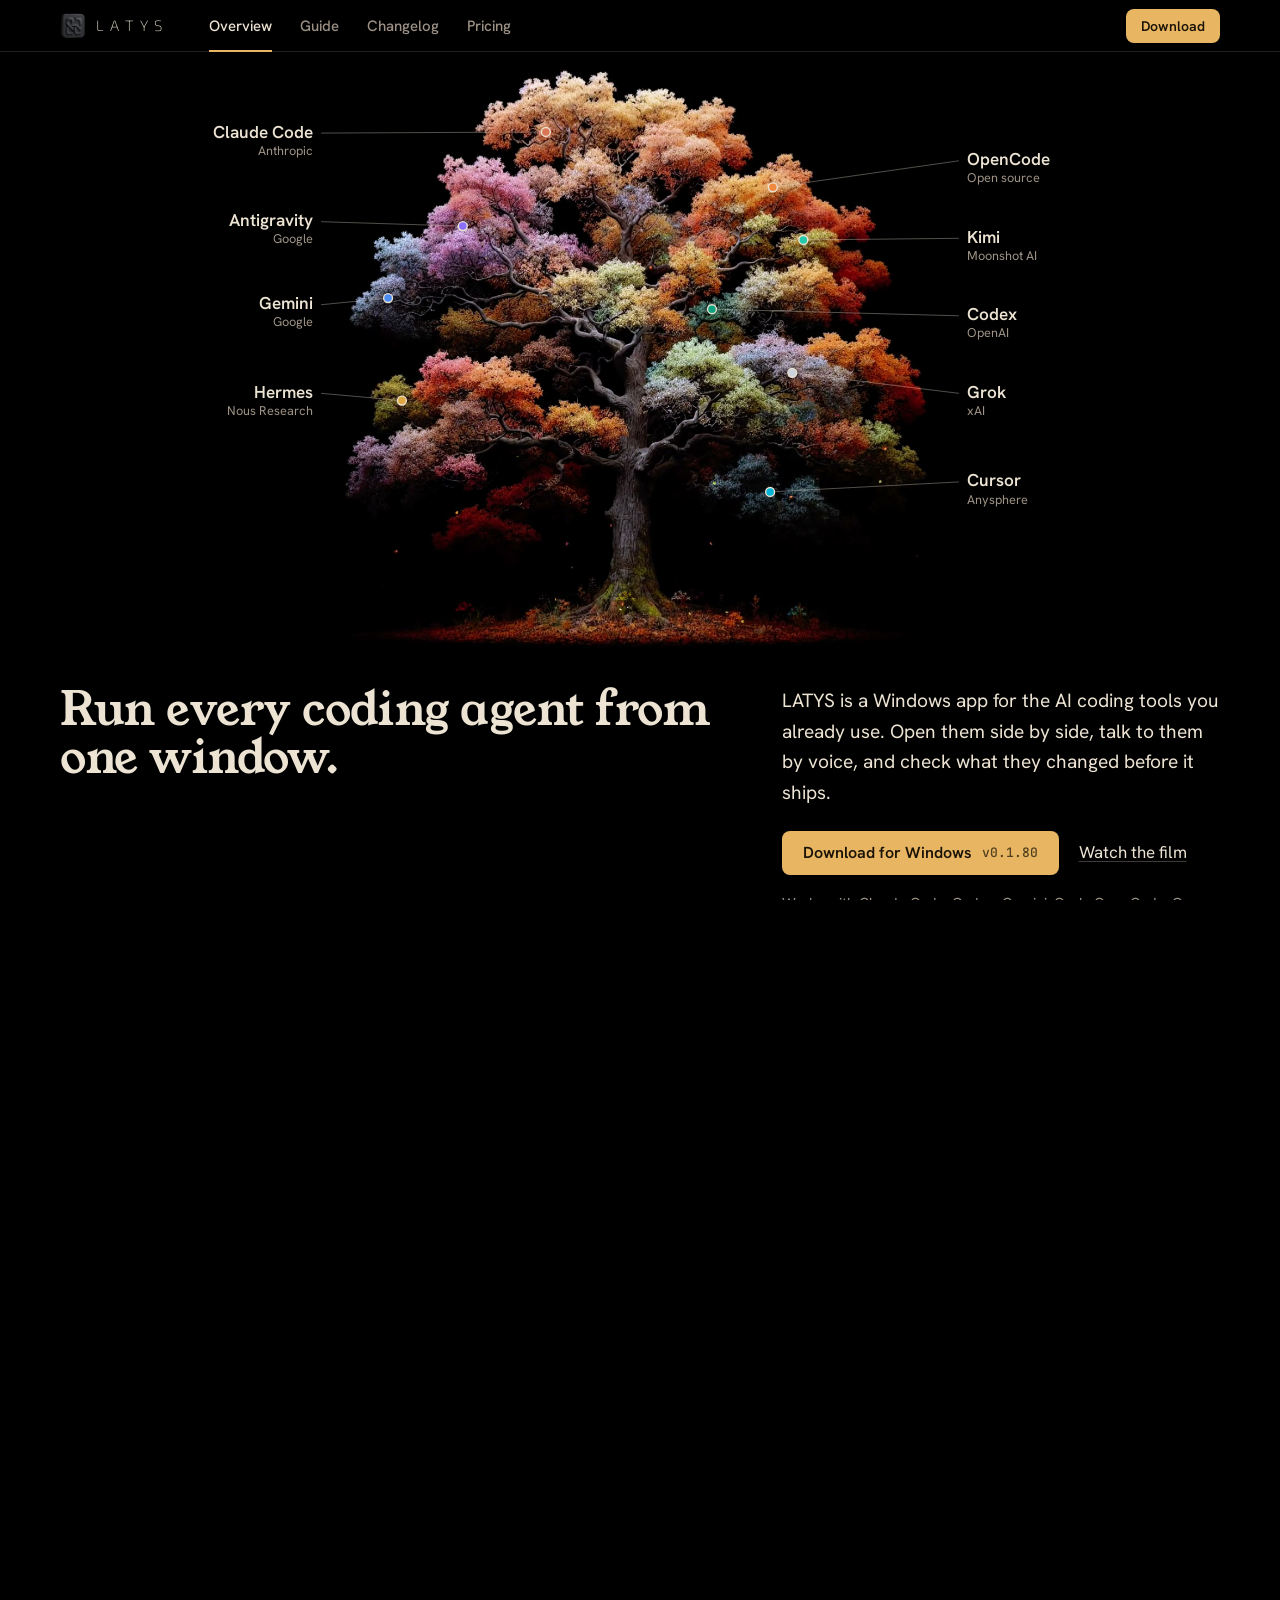
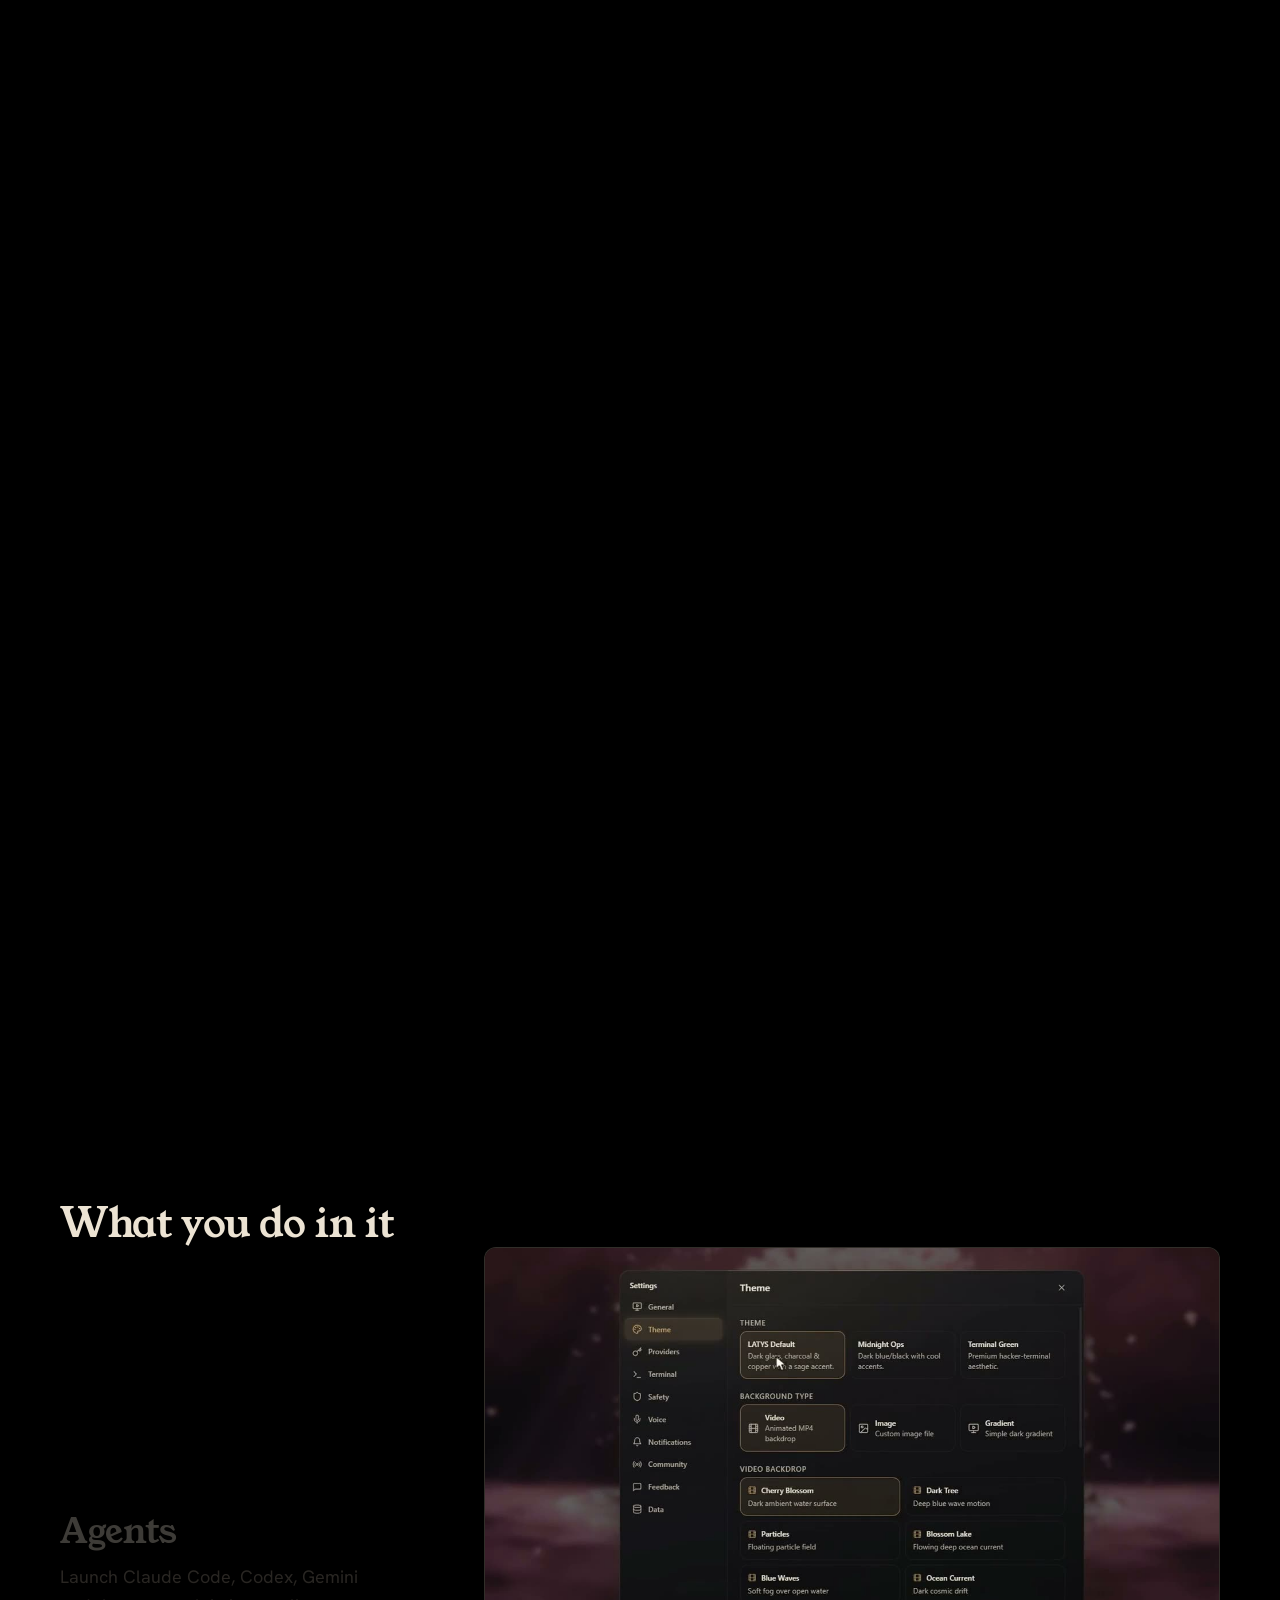
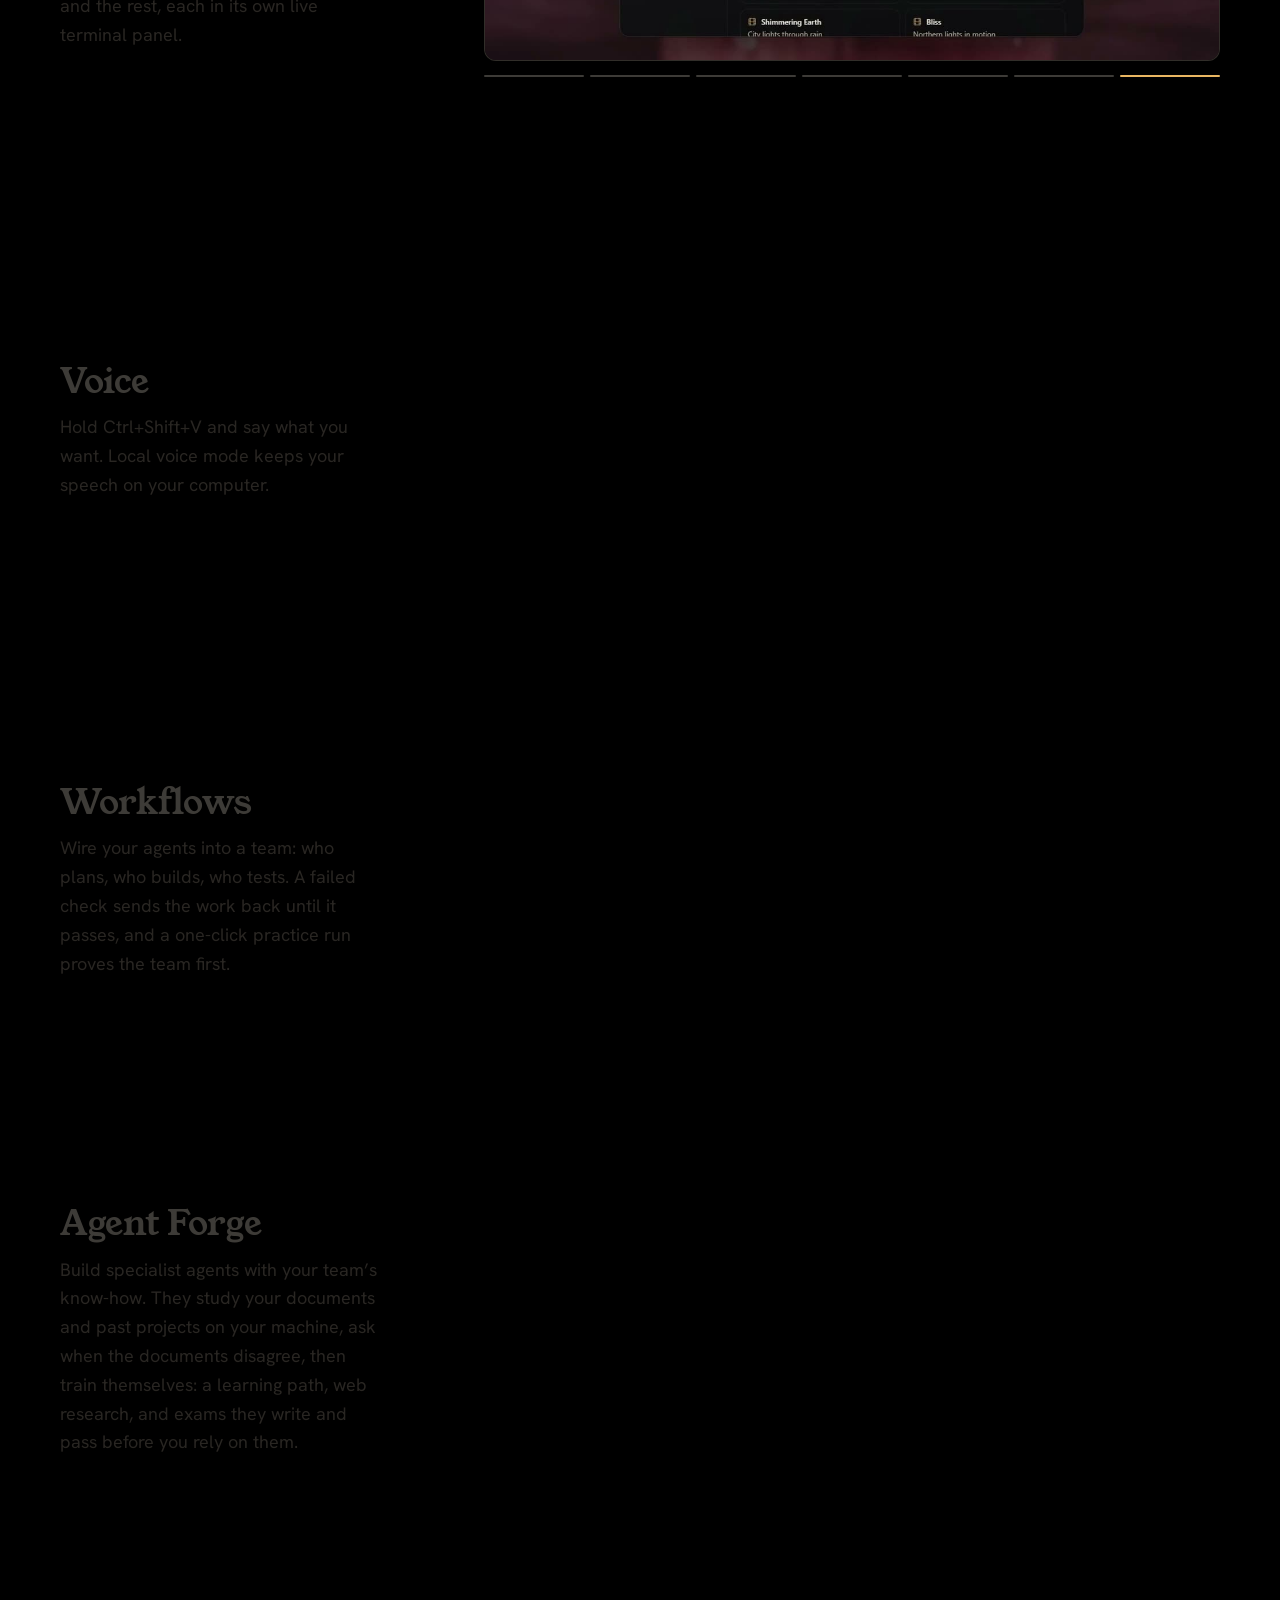
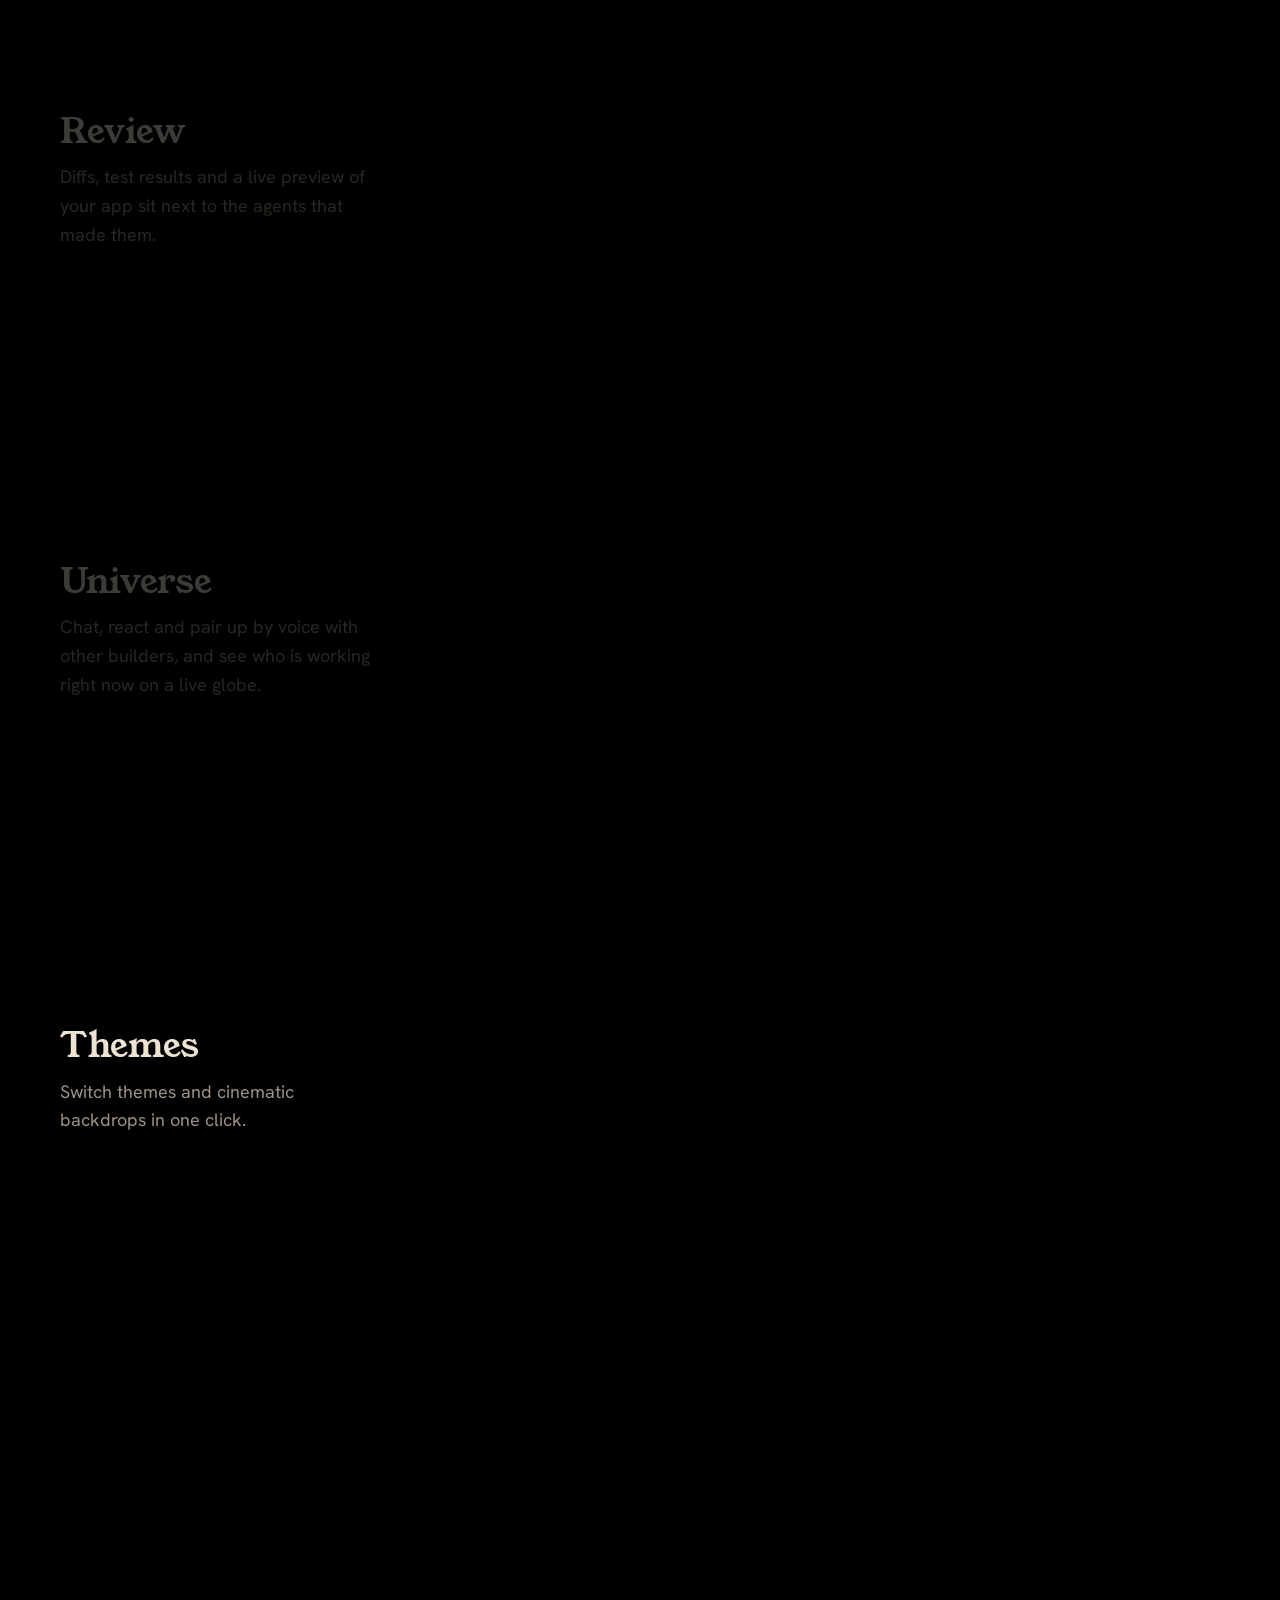
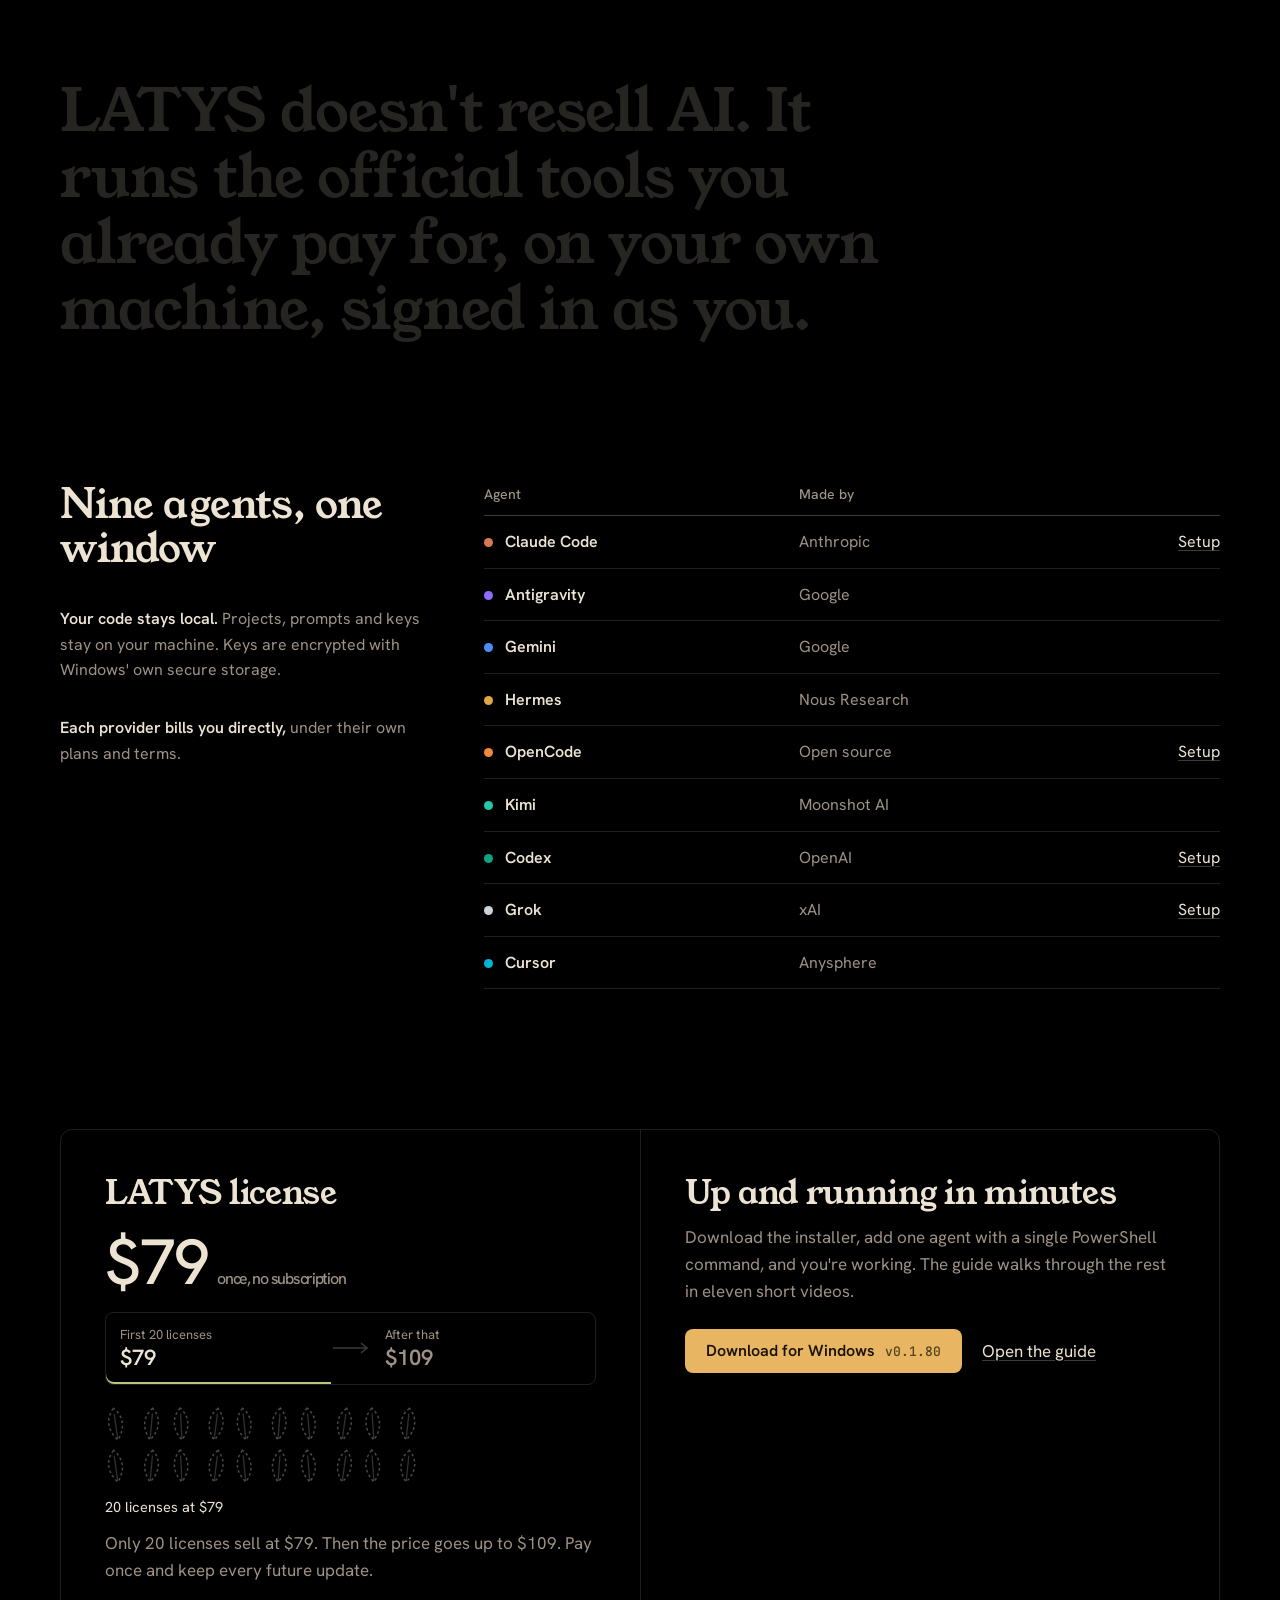
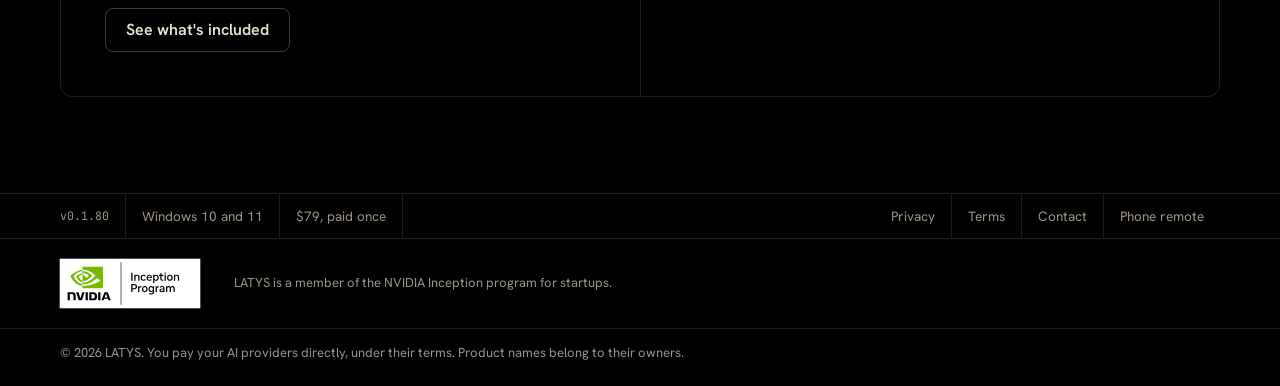
<file: index.html>
<!DOCTYPE html>
<html lang="en">
<head>
  <meta charset="UTF-8" />
  <meta name="viewport" content="width=device-width, initial-scale=1.0" />
  <title>LATYS: every coding agent in one window</title>
  <meta name="description" content="LATYS is a Windows app that runs Claude Code, Codex, Gemini, Grok, OpenCode and more side by side, on your own AI accounts. Voice control, workflows, diffs and tests in one place." />
  <meta name="theme-color" content="#000000" />
  <meta property="og:title" content="LATYS" />
  <meta property="og:description" content="Run every coding agent from one window." />
  <meta property="og:type" content="website" />
  <meta property="og:url" content="https://latys.app" />
  <meta property="og:image" content="https://latys.app/media/og.jpg?v=3" />
  <meta property="og:video" content="https://latys.app/media/trailer.mp4" />
  <meta name="twitter:card" content="summary_large_image" />
  <meta name="twitter:image" content="https://latys.app/media/og.jpg?v=3" />
  <link rel="icon" type="image/png" href="./icon.png?v=5" />
  <link rel="apple-touch-icon" href="./media/apple-touch-icon.png?v=2" />
  <script>
    // Old single-page anchors (shared links, the app) land on their new pages.
    (function () {
      var map = { '#pricing': './pricing.html', '#download': './download.html', '#start': './download.html#agents', '#tour': './guide.html', '#community': '#features', '#byo': '#agents' };
      var to = map[location.hash];
      if (to && to.charAt(0) === '.') location.replace(to);
    })();
  </script>
  <link rel="preconnect" href="https://fonts.googleapis.com" />
  <link rel="preconnect" href="https://fonts.gstatic.com" crossorigin />
  <link href="https://fonts.googleapis.com/css2?family=Exo+2:wght@200&family=Hanken+Grotesk:wght@400;500;600&family=JetBrains+Mono:wght@400;500&family=Young+Serif&display=swap" rel="stylesheet" />
  <link rel="stylesheet" href="./site.css?v=6" />
  <link rel="preload" as="image" href="./media/hero-backdrop.jpg?v=2" />
  <script type="speculationrules">{"prerender":[{"where":{"href_matches":"/*.html"},"eagerness":"moderate"}]}</script>
  <style>
    /* The plate: the tree drawn like a specimen, each branch labelled with an agent. */
    .plate { position: relative; overflow: hidden; padding-top: 8px; }
    .zoom { transform-origin: 50% 42%; }
    .stage { position: relative; left: 50%; transform: translateX(-50%); height: clamp(340px, calc(100svh - var(--bar) - 250px), 820px); aspect-ratio: 16 / 9; }
    .stage video, .stage > img { position: absolute; inset: 0; width: 100%; height: 100%; object-fit: cover; }
    .stage video { opacity: 0; transition: opacity 900ms ease; }
    .stage video.live { opacity: 1; }
    .callouts { position: absolute; inset: 0; width: 100%; height: 100%; overflow: visible; }
    .callouts line { stroke: rgba(236, 227, 211, 0.45); stroke-width: 1.4; stroke-dasharray: 1; stroke-dashoffset: 1; animation: draw 700ms var(--ease) forwards; }
    .callouts circle { animation: pop 300ms var(--ease) both; }
    .callouts text { font-family: var(--sans); opacity: 0; animation: fade 500ms ease forwards; }
    .callouts .n { font-size: 31px; font-weight: 600; fill: var(--parchment); }
    .callouts .m { font-size: 23px; fill: var(--bark); }
    @keyframes draw { to { stroke-dashoffset: 0; } }
    @keyframes fade { to { opacity: 1; } }
    @keyframes pop { from { opacity: 0; transform: scale(0.2); } }
    .callouts circle { transform-box: fill-box; transform-origin: center; }

    .caption { display: grid; grid-template-columns: minmax(0, 1.5fr) minmax(0, 1fr); gap: 24px 64px; align-items: start; padding-top: 28px; padding-bottom: 8px; }
    .caption h1 { font-size: clamp(36px, 3.6vw, 54px); }
    .caption .lede { margin-bottom: 22px; }
    .actions { display: flex; flex-wrap: wrap; align-items: center; gap: 12px 20px; }
    .caption .quiet { font-size: 14.5px; margin-top: 16px; }

    /* The reel: the film. On wide screens it grows out of the tree while the
       opening scene is pinned (html.cine, set by scenes.js). */
    .reel { padding-top: clamp(80px, 11vw, 140px); }
    .reel .frame { width: min(100%, 1080px); margin: 0 auto; }
    .reel-note { text-align: center; color: var(--bark); font-size: 15px; margin: 16px auto 0; }
    .film video { object-fit: contain; background: #000; }
    .film .play { position: absolute; inset: 0; display: grid; place-items: center; border: 0; cursor: pointer; background: rgba(0, 0, 0, 0.3); }
    .film .play span { display: inline-flex; align-items: center; gap: 12px; min-height: 48px; padding: 0 20px 0 16px; border-radius: 999px; background: var(--parchment); color: #000; font-weight: 600; font-size: 15px; transition: transform 160ms var(--ease), background 100ms; }
    .film .play:hover span { background: #fff; transform: scale(1.04); }
    .film.on .play { display: none; }
    html.cine .scene { height: 290vh; }
    html.cine .pin { position: sticky; top: var(--bar); height: calc(100svh - var(--bar)); overflow: hidden; }
    html.cine .plate, html.cine .zoom, html.cine .reel .frame { will-change: transform, opacity; }
    html.cine .reel { position: absolute; inset: 0; padding: 0 var(--gutter); display: grid; place-content: center; }
    html.cine .reel .frame { width: min(1080px, 84vw, calc((100svh - var(--bar) - 120px) * 16 / 9)); }

    section.band { padding-top: clamp(80px, 11vw, 140px); }
    .split { display: grid; grid-template-columns: minmax(0, 4fr) minmax(0, 8fr); gap: 32px 56px; align-items: start; }
    .split > header p { margin-top: 14px; color: var(--bark); }

    /* What you do in it: the screen holds still while each feature scrolls past */
    .story { display: grid; grid-template-columns: minmax(0, 4fr) minmax(0, 8fr); gap: 0 56px; align-items: start; }
    .beats { padding: 12vh 0 26vh; }
    .beat { min-height: 50vh; display: flex; flex-direction: column; justify-content: center; opacity: 0.26; transition: opacity 500ms var(--ease); }
    .beat.on { opacity: 1; }
    .beat h3 { font-size: clamp(28px, 2.7vw, 38px); }
    .beat p { color: var(--bark); margin-top: 10px; font-size: 18px; max-width: 32ch; }
    .screen { position: sticky; top: calc(var(--bar) + 16vh); }
    .screen .frame video { position: absolute; inset: 0; opacity: 0; transition: opacity 600ms ease; }
    .screen .frame video.on { opacity: 1; }
    .screen .note { position: absolute; left: 12px; bottom: 12px; padding: 3px 9px; border-radius: 6px; font-size: 12.5px; color: var(--parchment); background: rgba(0, 0, 0, 0.7); opacity: 0; transition: opacity 300ms; }
    .screen .note.on { opacity: 1; }
    .ticks { display: flex; gap: 6px; margin-top: 14px; }
    .ticks i { flex: 1; height: 2px; border-radius: 1px; background: var(--rule-strong); transition: background 400ms; }
    .ticks i.on { background: var(--gold); }

    /* The statement: words light up as you read down the page */
    .say { font: 400 clamp(32px, 4.6vw, 68px)/1.12 var(--serif); letter-spacing: -0.015em; color: var(--parchment); max-width: 24ch; }
    .say .w { display: inline; }

    /* Roster */
    .roster { width: 100%; border-collapse: collapse; font-size: 16px; }
    .roster th { text-align: left; font-weight: 500; font-size: 14px; color: var(--bark); padding: 0 0 10px; border-bottom: 1px solid var(--rule-strong); }
    .roster td { padding: 13px 0; border-bottom: 1px solid var(--rule); color: var(--bark); }
    .roster td:first-child { color: var(--parchment); font-weight: 600; }
    .roster i { display: inline-block; width: 9px; height: 9px; border-radius: 50%; margin-right: 12px; background: var(--c); }
    .roster td:last-child { text-align: right; }
    .facts { display: grid; gap: 18px; margin-top: 20px; }
    .facts p { color: var(--bark); font-size: 16px; }
    .facts strong { color: var(--parchment); font-weight: 600; }

    /* Close */
    .close { display: grid; grid-template-columns: minmax(0, 1fr) minmax(0, 1fr); border: 1px solid var(--rule); border-radius: 12px; }
    .close > div { padding: clamp(24px, 4vw, 44px); }
    .close > div + div { border-left: 1px solid var(--rule); }
    .close h2 { font-size: clamp(26px, 2.6vw, 34px); }
    .close p { color: var(--bark); margin: 12px 0 24px; }
    .price { font: 500 64px/1 var(--sans); letter-spacing: -0.02em; color: var(--parchment); }
    .price small { font: 500 16px var(--sans); color: var(--bark); margin-left: 8px; }
    .seatline { font-size: 14.5px; color: var(--parchment); }

    @media (max-width: 900px) {
      .callouts { display: none; }
      .stage { height: auto; width: 150vw; }
      .caption, .split, .story, .close { grid-template-columns: minmax(0, 1fr); }
      .close > div + div { border-left: 0; border-top: 1px solid var(--rule); }
      .screen { order: -1; top: 96px; z-index: 2; background: var(--ground); padding: 8px 0 12px; }
      .beats { padding: 6vh 0 18vh; }
      .beat { min-height: 42vh; }
    }
    @media (max-width: 520px) {
      .roster td:nth-child(2) { display: none; }
      .roster th:nth-child(2) { display: none; }
    }
    @media (prefers-reduced-motion: reduce) {
      .callouts line { stroke-dashoffset: 0; }
      .callouts text { opacity: 1; }
      .beat { opacity: 1; }
    }
  </style>
</head>
<body>
  <header class="titlebar">
    <div class="page">
      <a class="brand" href="./index.html" aria-label="LATYS home"><img src="./media/latys-icon.png?v=2" alt="" width="26" height="26" /><span>LATYS</span></a>
      <nav class="nav" aria-label="Site">
        <a href="./index.html" aria-current="page">Overview</a>
        <a href="./guide.html">Guide</a>
        <a href="./changelog.html">Changelog</a>
        <a href="./pricing.html">Pricing</a>
      </nav>
      <a class="btn btn-gold btn-sm" href="./download.html">Download</a>
    </div>
  </header>

  <main>
    <section class="scene" id="scene">
      <div class="pin">
        <div class="plate" aria-labelledby="h">
          <div class="zoom">
            <div class="stage">
              <img src="./media/hero-backdrop.jpg?v=2" alt="" width="1920" height="1080" />
              <video src="./media/hero-backdrop.mp4?v=2" muted loop playsinline autoplay preload="auto" aria-hidden="true"></video>
              <svg class="callouts" viewBox="0 0 1920 1080" aria-hidden="true" id="callouts"></svg>
            </div>
          </div>
          <div class="page caption">
            <h1 id="h">Run every coding agent from one window.</h1>
            <div>
              <p class="lede">LATYS is a Windows app for the AI coding tools you already use. Open them side by side, talk to them by voice, and check what they changed before it ships.</p>
              <div class="actions">
                <a class="btn btn-gold" href="./download.html">Download for Windows <span class="v" data-version></span></a>
                <a class="link" href="#film" data-to-film>Watch the film</a>
              </div>
              <p class="quiet">Works with Claude Code, Codex, Gemini, Grok, OpenCode, Cursor, Antigravity, Kimi and Hermes.</p>
            </div>
          </div>
        </div>

        <div class="reel" id="film">
          <div>
            <div class="frame film" id="filmBox">
              <video id="filmVideo" src="./media/trailer.mp4?v=7" poster="./media/trailer-poster.jpg?v=7" preload="none" playsinline aria-label="The LATYS film">
                <track kind="captions" src="./media/trailer.vtt?v=7" srclang="en" label="English" />
              </video>
              <button class="play" type="button" id="filmPlay"><span><svg width="14" height="14" viewBox="0 0 24 24" fill="currentColor" aria-hidden="true"><path d="M7 4.5v15a1 1 0 0 0 1.5.86l12.5-7.5a1 1 0 0 0 0-1.72L8.5 3.64A1 1 0 0 0 7 4.5Z"/></svg>Play the film, 1:24</span></button>
            </div>
            <p class="reel-note">Filmed in the real app. Turn your sound on.</p>
          </div>
        </div>
      </div>
    </section>

    <section class="band" id="features" aria-labelledby="features-h">
      <div class="page">
        <h2 id="features-h">What you do in it</h2>
        <div class="story">
          <div class="beats" id="beats"></div>
          <div class="screen" aria-hidden="true">
            <div class="frame" id="screen">
              <span class="note" id="screenNote">Sample conversation</span>
            </div>
            <div class="ticks" id="ticks"></div>
          </div>
        </div>
      </div>
    </section>

    <section class="band" aria-label="How LATYS uses AI">
      <div class="page">
        <p class="say" data-say>LATYS doesn't resell AI. It runs the official tools you already pay for, on your own machine, signed in as you.</p>
      </div>
    </section>

    <section class="band" id="agents" aria-labelledby="agents-h">
      <div class="page split">
        <header>
          <h2 id="agents-h">Nine agents, one window</h2>
          <div class="facts">
            <p><strong>Your code stays local.</strong> Projects, prompts and keys stay on your machine. Keys are encrypted with Windows' own secure storage.</p>
            <p><strong>Each provider bills you directly,</strong> under their own plans and terms.</p>
          </div>
        </header>
        <table class="roster">
          <thead><tr><th scope="col">Agent</th><th scope="col">Made by</th><th scope="col"><span class="sr">Setup</span></th></tr></thead>
          <tbody id="roster"></tbody>
        </table>
      </div>
    </section>

    <section class="band" aria-label="Get LATYS">
      <div class="page">
        <div class="close">
          <div>
            <h2>LATYS license</h2>
            <div class="price" style="margin-top:18px"><span data-price>$79</span><small>once, no subscription</small></div>
            <div class="step" data-step>
              <div class="now"><span data-sold-text="Sold out">First 20 licenses</span><b>$79</b></div>
              <svg viewBox="0 0 40 14" aria-hidden="true"><path d="M2 7h34m-6-5 6 5-6 5" fill="none" stroke="currentColor" stroke-width="1.5"/></svg>
              <div class="next"><span data-sold-text="Now">After that</span><b>$109</b></div>
            </div>
            <div class="leaves" data-leaves></div>
            <div class="seatline" data-seats-text>20 licenses at $79</div>
            <p data-sold-text="Pay once and keep every future update.">Only 20 licenses sell at $79. Then the price goes up to $109. Pay once and keep every future update.</p>
            <a class="btn btn-line" href="./pricing.html">See what's included</a>
          </div>
          <div>
            <h2>Up and running in minutes</h2>
            <p>Download the installer, add one agent with a single PowerShell command, and you're working. The guide walks through the rest in eleven short videos.</p>
            <div class="actions">
              <a class="btn btn-gold" href="./download.html">Download for Windows <span class="v" data-version></span></a>
              <a class="link" href="./guide.html">Open the guide</a>
            </div>
          </div>
        </div>
      </div>
    </section>
  </main>

  <footer>
    <div class="strip">
      <div class="page">
        <span class="cell"><span class="mono" data-version>v0.1</span></span>
        <span class="cell">Windows 10 and 11</span>
        <a class="cell" href="./pricing.html">$79, paid once</a>
        <span class="cell grow"></span>
        <a class="cell" href="./privacy.html">Privacy</a>
        <a class="cell" href="./terms.html">Terms</a>
        <a class="cell" href="mailto:ajamespt86@gmail.com">Contact</a>
        <a class="cell" href="./remote.html">Phone remote</a>
      </div>
    </div>
    <div class="member"><div class="page"><a href="https://www.nvidia.com/en-us/startups/" target="_blank" rel="noopener"><img src="./media/nvidia-inception-badge.svg" width="170" height="73" alt="NVIDIA Inception Program" loading="lazy"></a><span>LATYS is a member of the NVIDIA Inception program for startups.</span></div></div>
    <div class="fineprint"><div class="page">&copy; <span data-year>2026</span> LATYS. You pay your AI providers directly, under their terms. Product names belong to their owners.</div></div>
  </footer>

  <script src="./site.js?v=5"></script>
  <script src="./vendor/lenis.min.js?v=1.3.27"></script>
  <script src="./vendor/gsap.min.js?v=3.15.0"></script>
  <script src="./vendor/ScrollTrigger.min.js?v=3.15.0"></script>
  <script src="./smooth.js?v=1"></script>
  <script>
    // Hero: the tree fades in only once it is really playing.
    const tree = document.querySelector('.stage video');
    const live = () => tree.classList.add('live');
    if (tree.readyState >= 3) live(); else tree.addEventListener('playing', live, { once: true });

    const AGENTS = [
      // name, maker, colour, branch point on the 1920x1080 plate, side, label y
      ['Claude Code', 'Anthropic', '#d97757', 790, 130, 'l', 140],
      ['Antigravity', 'Google', '#8b6dff', 640, 300, 'l', 300],
      ['Gemini', 'Google', '#4c8df6', 505, 430, 'l', 450],
      ['Hermes', 'Nous Research', '#dfa843', 530, 615, 'l', 610],
      ['OpenCode', 'Open source', '#f0883e', 1200, 230, 'r', 190],
      ['Kimi', 'Moonshot AI', '#25c8a8', 1255, 325, 'r', 330],
      ['Codex', 'OpenAI', '#10a37f', 1090, 450, 'r', 470],
      ['Grok', 'xAI', '#cfd4dc', 1235, 565, 'r', 610],
      ['Cursor', 'Anysphere', '#00b4d8', 1195, 780, 'r', 770]
    ];
    const SETUP = { 'Claude Code': 1, Codex: 1, OpenCode: 1, Grok: 1 };
    const NS = 'http://www.w3.org/2000/svg';
    const svg = document.getElementById('callouts');
    const el = (tag, attrs) => { const n = document.createElementNS(NS, tag); for (const k in attrs) n.setAttribute(k, attrs[k]); return n; };
    AGENTS.forEach(([name, maker, color, x, y, side, ly], i) => {
      const left = side === 'l';
      const tx = left ? 370 : 1550;
      const delay = 350 + i * 90;
      const line = el('line', { x1: x, y1: y, x2: left ? tx + 14 : tx - 14, y2: ly - 8, pathLength: 1 });
      line.style.animationDelay = delay + 'ms';
      const dot = el('circle', { cx: x, cy: y, r: 8, fill: color, stroke: '#ece3d3', 'stroke-width': 2.5 });
      dot.style.animationDelay = delay + 'ms';
      const n = el('text', { x: tx, y: ly, class: 'n', 'text-anchor': left ? 'end' : 'start' });
      n.textContent = name;
      const m = el('text', { x: tx, y: ly + 31, class: 'm', 'text-anchor': left ? 'end' : 'start' });
      m.textContent = maker;
      n.style.animationDelay = m.style.animationDelay = (delay + 300) + 'ms';
      svg.append(line, dot, n, m);

      const tr = document.createElement('tr');
      tr.innerHTML = '<td><i></i></td><td></td><td></td>';
      tr.querySelector('i').style.setProperty('--c', color);
      tr.cells[0].append(name);
      tr.cells[1].textContent = maker;
      if (SETUP[name]) tr.cells[2].innerHTML = '<a class="link" href="./download.html#agents">Setup</a>';
      document.getElementById('roster').append(tr);
    });

    // The film plays with sound only when asked.
    const filmBox = document.getElementById('filmBox'), film = document.getElementById('filmVideo');
    document.getElementById('filmPlay').addEventListener('click', () => {
      filmBox.classList.add('on'); film.controls = true; film.play().catch(() => {});
    });

    // What you do in it: the feature crossing the middle of the screen owns the video.
    const FEATURES = [
      ['Agents', 'Launch Claude Code, Codex, Gemini and the rest, each in its own live terminal panel.', 'loop-agents', 3],
      ['Voice', 'Hold Ctrl+Shift+V and say what you want. Local voice mode keeps your speech on your computer.', 'loop-voice', 3],
      ['Workflows', 'Wire your agents into a team: who plans, who builds, who tests. A failed check sends the work back until it passes, and a one-click practice run proves the team first.', 'loop-workflows', 1],
      ['Agent Forge', 'Build specialist agents with your team’s know-how. They study your documents and past projects on your machine, ask when the documents disagree, then train themselves: a learning path, web research, and exams they write and pass before you rely on them.', 'loop-forge', 2],
      ['Review', 'Diffs, test results and a live preview of your app sit next to the agents that made them.', 'loop-review', 3],
      ['Universe', 'Chat, react and pair up by voice with other builders, and see who is working right now on a live globe.', 'community', 4],
      ['Themes', 'Switch themes and cinematic backdrops in one click.', 'loop-themes', 3]
    ];
    const beats = document.getElementById('beats'), screen = document.getElementById('screen');
    const ticks = document.getElementById('ticks'), note = document.getElementById('screenNote');
    const clips = FEATURES.map(([title, text, file, v], i) => {
      const beat = document.createElement('article');
      beat.className = 'beat';
      beat.innerHTML = '<h3></h3><p></p>';
      beat.querySelector('h3').textContent = title;
      beat.querySelector('p').textContent = text;
      beat.dataset.i = i;
      beats.append(beat);
      const v2 = document.createElement('video');
      v2.muted = true; v2.loop = true; v2.playsInline = true; v2.preload = 'none';
      v2.poster = './media/' + file + '.jpg?v=' + v;
      v2.dataset.src = './media/' + file + '.mp4?v=' + v;
      screen.insertBefore(v2, note);
      ticks.append(document.createElement('i'));
      return { beat, video: v2, file };
    });
    let active = -1, storyVisible = false;
    const load = (c) => { if (c && !c.video.src) c.video.src = c.video.dataset.src; };
    function activate(i) {
      if (i === active) return;
      active = i;
      clips.forEach((c, j) => {
        const on = j === i;
        c.beat.classList.toggle('on', on);
        c.video.classList.toggle('on', on);
        ticks.children[j].classList.toggle('on', on);
        if (on) { load(c); if (storyVisible) c.video.play().catch(() => {}); }
        else c.video.pause();
      });
      load(clips[i + 1]);
      note.classList.toggle('on', clips[i].file === 'community');
    }
    const beatIo = new IntersectionObserver((entries) => {
      for (const e of entries) if (e.isIntersecting) activate(Number(e.target.dataset.i));
    }, { rootMargin: '-48% 0px -48% 0px' });
    clips.forEach((c) => beatIo.observe(c.beat));
    new IntersectionObserver(([e]) => {
      storyVisible = e.isIntersecting;
      const c = clips[active];
      if (c) storyVisible ? c.video.play().catch(() => {}) : c.video.pause();
    }, { threshold: 0.2 }).observe(screen);
    activate(0);
  </script>
  <script src="./scenes.js?v=1"></script>
</body>
</html>
</file>
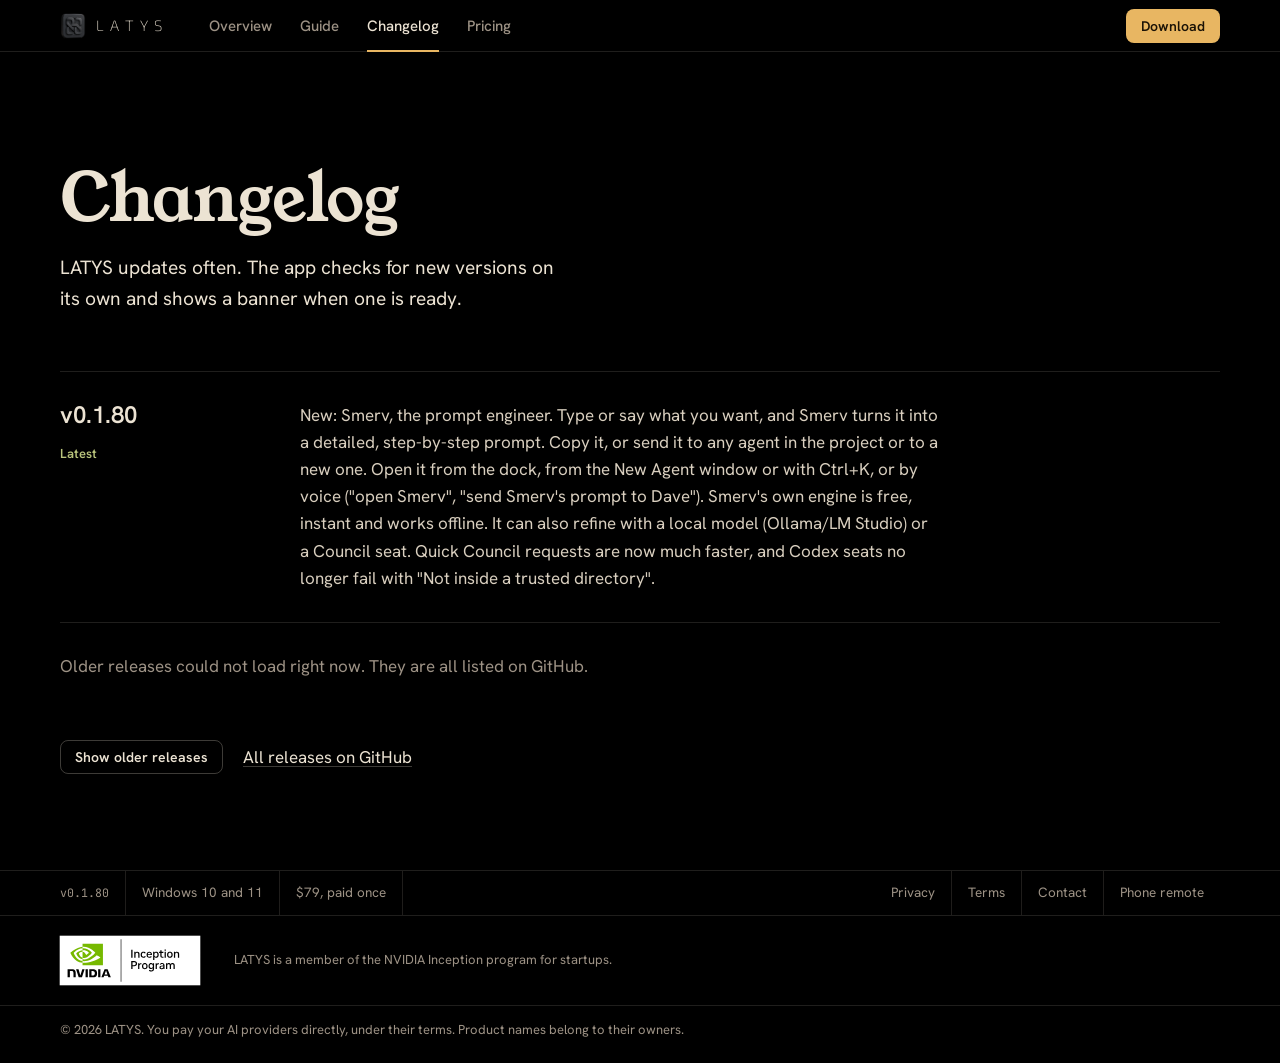
<file: changelog.html>
<!DOCTYPE html>
<html lang="en">
<head>
  <meta charset="UTF-8" />
  <meta name="viewport" content="width=device-width, initial-scale=1.0" />
  <title>LATYS changelog</title>
  <meta name="description" content="Every LATYS release and what changed in it." />
  <meta name="theme-color" content="#000000" />
  <meta property="og:title" content="LATYS changelog" />
  <meta property="og:image" content="https://latys.app/media/og.jpg?v=3" />
  <link rel="icon" type="image/png" href="./icon.png?v=5" />
  <link rel="apple-touch-icon" href="./media/apple-touch-icon.png?v=2" />
  <link rel="preconnect" href="https://fonts.googleapis.com" />
  <link rel="preconnect" href="https://fonts.gstatic.com" crossorigin />
  <link href="https://fonts.googleapis.com/css2?family=Exo+2:wght@200&family=Hanken+Grotesk:wght@400;500;600&family=JetBrains+Mono:wght@400;500&family=Young+Serif&display=swap" rel="stylesheet" />
  <link rel="stylesheet" href="./site.css?v=6" />
  <script type="speculationrules">{"prerender":[{"where":{"href_matches":"/*.html"},"eagerness":"moderate"}]}</script>
  <style>
    .log { list-style: none; }
    .release { display: grid; grid-template-columns: 200px minmax(0, 1fr); gap: 8px 40px; padding: 30px 0; border-bottom: 1px solid var(--rule); }
    .release .ver { font: 600 24px/1.1 var(--sans); color: var(--parchment); }
    .release .when { display: block; margin-top: 6px; font-size: 14.5px; color: var(--bark); }
    .release .body { color: #d9cfbf; max-width: 70ch; }
    .release .body p + p { margin-top: 10px; }
    .release .latest { display: inline-block; margin-top: 10px; font-size: 13px; font-weight: 600; color: var(--lichen); }
    .more { display: flex; flex-wrap: wrap; gap: 12px 20px; align-items: center; margin-top: 30px; }
    .state { padding: 30px 0; color: var(--bark); }
    @media (max-width: 760px) { .release { grid-template-columns: minmax(0, 1fr); } }
  </style>
</head>
<body>
  <header class="titlebar">
    <div class="page">
      <a class="brand" href="./index.html" aria-label="LATYS home"><img src="./media/latys-icon.png?v=2" alt="" width="26" height="26" /><span>LATYS</span></a>
      <nav class="nav" aria-label="Site">
        <a href="./index.html">Overview</a>
        <a href="./guide.html">Guide</a>
        <a href="./changelog.html" aria-current="page">Changelog</a>
        <a href="./pricing.html">Pricing</a>
      </nav>
      <a class="btn btn-gold btn-sm" href="./download.html">Download</a>
    </div>
  </header>

  <main>
    <div class="page">
      <header class="masthead">
        <h1>Changelog</h1>
        <p class="lede">LATYS updates often. The app checks for new versions on its own and shows a banner when one is ready.</p>
      </header>
      <ol class="log" id="log" aria-live="polite"><li class="state">Loading releases from GitHub.</li></ol>
      <div class="more">
        <button class="btn btn-line btn-sm" type="button" id="more" hidden>Show older releases</button>
        <a class="link" href="https://github.com/adamj86/LATYS/releases">All releases on GitHub</a>
      </div>
    </div>
  </main>

  <footer>
    <div class="strip">
      <div class="page">
        <span class="cell"><span class="mono" data-version>v0.1</span></span>
        <span class="cell">Windows 10 and 11</span>
        <a class="cell" href="./pricing.html">$79, paid once</a>
        <span class="cell grow"></span>
        <a class="cell" href="./privacy.html">Privacy</a>
        <a class="cell" href="./terms.html">Terms</a>
        <a class="cell" href="mailto:ajamespt86@gmail.com">Contact</a>
        <a class="cell" href="./remote.html">Phone remote</a>
      </div>
    </div>
    <div class="member"><div class="page"><a href="https://www.nvidia.com/en-us/startups/" target="_blank" rel="noopener"><img src="./media/nvidia-inception-badge.svg" width="170" height="73" alt="NVIDIA Inception Program" loading="lazy"></a><span>LATYS is a member of the NVIDIA Inception program for startups.</span></div></div>
    <div class="fineprint"><div class="page">&copy; <span data-year>2026</span> LATYS. You pay your AI providers directly, under their terms. Product names belong to their owners.</div></div>
  </footer>

  <script src="./site.js?v=5"></script>
  <script src="./vendor/lenis.min.js?v=1.3.27"></script>
  <script src="./smooth.js?v=1"></script>
  <script>
    // Release notes are the GitHub release bodies the release script publishes.
    const log = document.getElementById('log'), more = document.getElementById('more');
    const fmt = new Intl.DateTimeFormat(undefined, { year: 'numeric', month: 'long', day: 'numeric' });
    let page = 1;

    function entry(version, date, body, latest) {
      const li = document.createElement('li');
      li.className = 'release';
      li.innerHTML = '<div><div class="ver"></div><time class="when"></time></div><div class="body"></div>';
      li.querySelector('.ver').textContent = version;
      if (date) { li.querySelector('time').textContent = fmt.format(new Date(date)); li.querySelector('time').dateTime = date; }
      if (latest) li.firstChild.insertAdjacentHTML('beforeend', '<span class="latest">Latest</span>');
      const box = li.querySelector('.body');
      for (const para of String(body || 'Maintenance release.').split(/\n{2,}/)) {
        const p = document.createElement('p');
        p.textContent = para.replace(/^#+\s*/gm, '').replace(/\*\*/g, '').trim();
        if (p.textContent) box.append(p);
      }
      return li;
    }

    async function loadPage() {
      more.disabled = true;
      try {
        const r = await fetch('https://api.github.com/repos/adamj86/LATYS/releases?per_page=15&page=' + page, { headers: { Accept: 'application/vnd.github+json' } });
        if (!r.ok) throw new Error(r.status);
        const list = (await r.json()).filter((x) => !x.draft);
        if (page === 1) log.textContent = '';
        list.forEach((x, i) => log.append(entry(x.tag_name.replace(/^v/, 'v'), x.published_at, x.body, page === 1 && i === 0 && !x.prerelease)));
        more.hidden = list.length < 15;
        page++;
      } catch {
        // GitHub unreachable or rate-limited: fall back to the app's own update feed.
        if (page !== 1) { more.hidden = true; return; }
        const d = await window.latysFeed;
        log.textContent = '';
        if (d && d.version) log.append(entry('v' + d.version, null, d.notes, true));
        const li = document.createElement('li');
        li.className = 'state';
        li.textContent = 'Older releases could not load right now. They are all listed on GitHub.';
        log.append(li);
      } finally { more.disabled = false; }
    }
    more.addEventListener('click', loadPage);
    loadPage();
  </script>
</body>
</html>
</file>
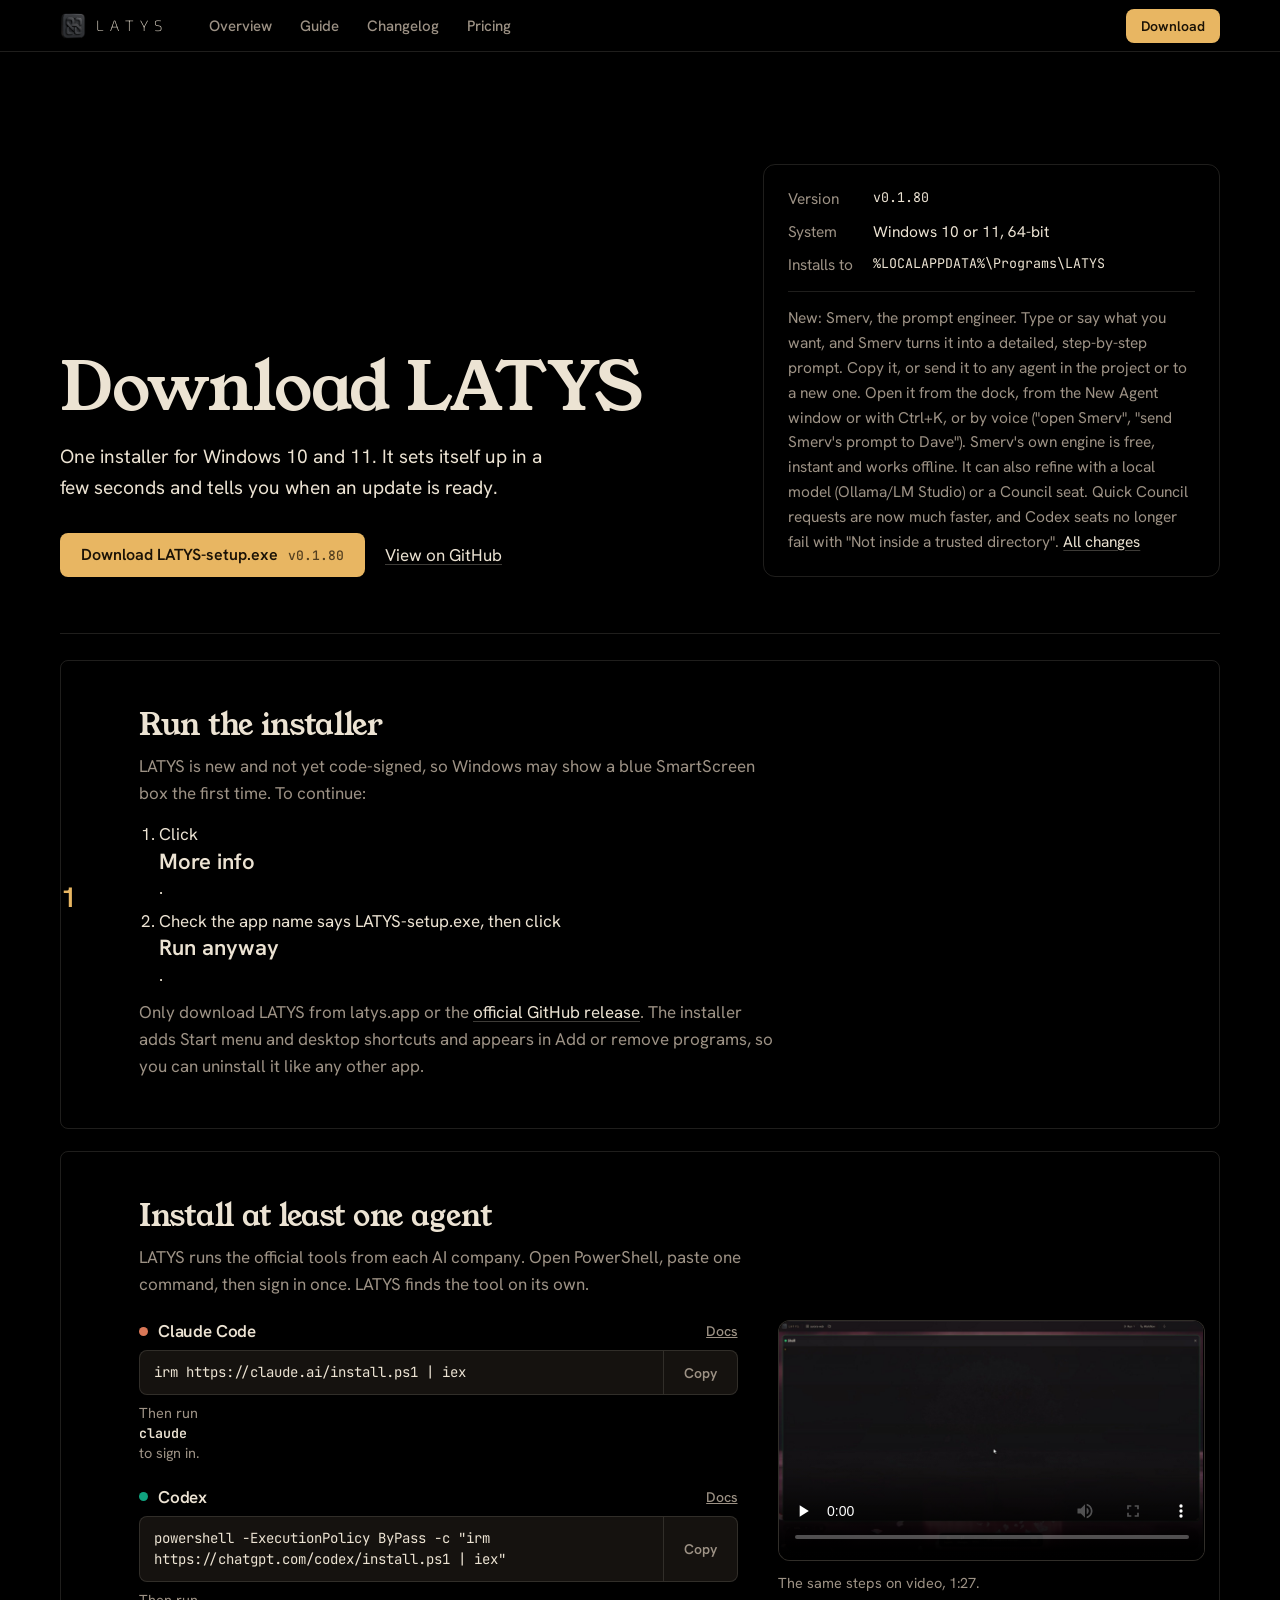
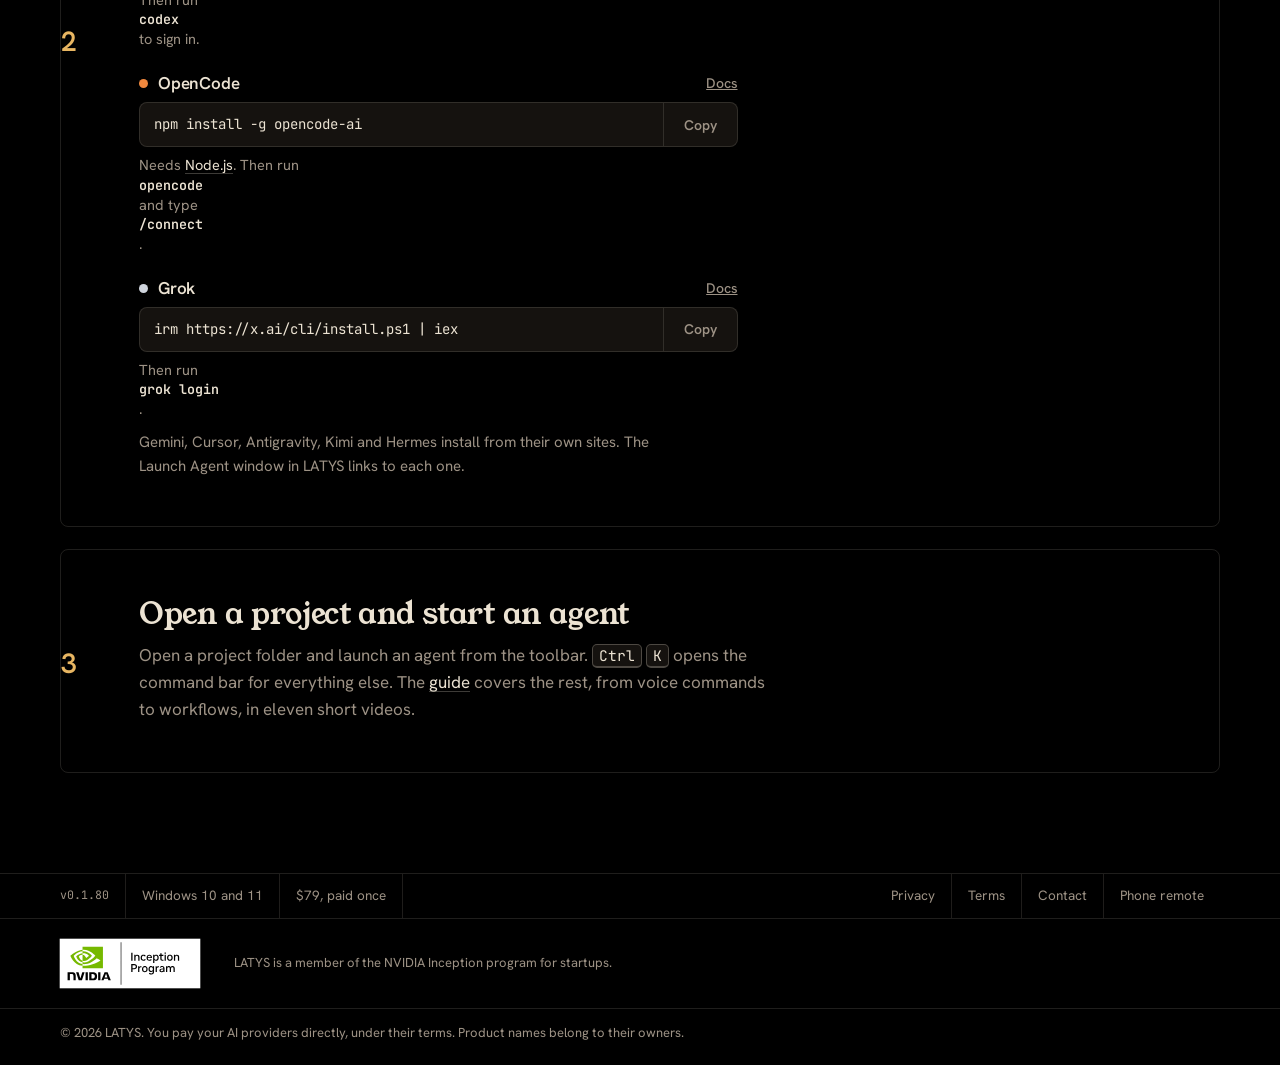
<file: download.html>
<!DOCTYPE html>
<html lang="en">
<head>
  <meta charset="UTF-8" />
  <meta name="viewport" content="width=device-width, initial-scale=1.0" />
  <title>Download LATYS for Windows</title>
  <meta name="description" content="Download LATYS for Windows 10 and 11, then install Claude Code, Codex, OpenCode or Grok with one PowerShell command each." />
  <meta name="theme-color" content="#000000" />
  <meta property="og:title" content="Download LATYS" />
  <meta property="og:image" content="https://latys.app/media/og.jpg?v=3" />
  <link rel="icon" type="image/png" href="./icon.png?v=5" />
  <link rel="apple-touch-icon" href="./media/apple-touch-icon.png?v=2" />
  <link rel="preconnect" href="https://fonts.googleapis.com" />
  <link rel="preconnect" href="https://fonts.gstatic.com" crossorigin />
  <link href="https://fonts.googleapis.com/css2?family=Exo+2:wght@200&family=Hanken+Grotesk:wght@400;500;600&family=JetBrains+Mono:wght@400;500&family=Young+Serif&display=swap" rel="stylesheet" />
  <link rel="stylesheet" href="./site.css?v=6" />
  <script type="speculationrules">{"prerender":[{"where":{"href_matches":"/*.html"},"eagerness":"moderate"}]}</script>
  <style>
    .get { display: grid; grid-template-columns: minmax(0, 7fr) minmax(0, 5fr); gap: 40px 64px; align-items: end; }
    .get .actions { display: flex; flex-wrap: wrap; align-items: center; gap: 12px 20px; margin-top: 30px; }
    .file { border: 1px solid var(--rule); border-radius: 12px; padding: 22px 24px; display: grid; gap: 14px; font-size: 15.5px; }
    .file dl { display: grid; grid-template-columns: auto 1fr; gap: 8px 20px; }
    .file dt { color: var(--bark); }
    .file dd { color: var(--parchment); }
    .file .notes { color: var(--bark); border-top: 1px solid var(--rule); padding-top: 14px; }

    .steps { counter-reset: step; display: grid; gap: 0; margin-top: 8px; }
    .step { display: grid; grid-template-columns: 56px minmax(0, 1fr); gap: 0 8px; padding: 36px 0; border-bottom: 1px solid var(--rule); }
    .step::before { counter-increment: step; content: counter(step); font: 600 28px/1 var(--sans); color: var(--gold); padding-top: 4px; }
    .step h2 { font-size: clamp(24px, 2.4vw, 30px); }
    .step p { color: var(--bark); margin-top: 10px; }
    .step ol { margin: 14px 0 0 20px; display: grid; gap: 6px; color: var(--parchment); }

    .agents-grid { display: grid; grid-template-columns: minmax(0, 7fr) minmax(0, 5fr); gap: 32px 40px; margin-top: 22px; align-items: start; }
    .agent + .agent { margin-top: 22px; }
    .agent h3 { font: 600 17px/1.3 var(--sans); display: flex; align-items: center; gap: 10px; }
    .agent h3 i { width: 9px; height: 9px; border-radius: 50%; background: var(--c); }
    .agent h3 a { margin-left: auto; font: 500 14px var(--sans); color: var(--bark); }
    .agent .cmd { margin-top: 8px; }
    .agent .then { margin-top: 6px; font-size: 14.5px; color: var(--bark); }
    .agent .then b { color: var(--parchment); font-weight: 600; font-family: var(--mono); font-size: 0.92em; }
    .walk { position: sticky; top: calc(var(--bar) + 24px); }
    .walk .frame video { object-fit: contain; background: #000; }
    .walk p { font-size: 14.5px; color: var(--bark); margin-top: 10px; }
    .others { margin-top: 22px; font-size: 15px; color: var(--bark); }

    @media (max-width: 900px) {
      .get, .agents-grid { grid-template-columns: minmax(0, 1fr); }
      .walk { position: static; }
      .step { grid-template-columns: 40px minmax(0, 1fr); }
    }
  </style>
</head>
<body>
  <header class="titlebar">
    <div class="page">
      <a class="brand" href="./index.html" aria-label="LATYS home"><img src="./media/latys-icon.png?v=2" alt="" width="26" height="26" /><span>LATYS</span></a>
      <nav class="nav" aria-label="Site">
        <a href="./index.html">Overview</a>
        <a href="./guide.html">Guide</a>
        <a href="./changelog.html">Changelog</a>
        <a href="./pricing.html">Pricing</a>
      </nav>
      <a class="btn btn-gold btn-sm" href="./download.html" aria-current="page">Download</a>
    </div>
  </header>

  <main>
    <div class="page">
      <header class="masthead get">
        <div>
          <h1>Download LATYS</h1>
          <p class="lede">One installer for Windows 10 and 11. It sets itself up in a few seconds and tells you when an update is ready.</p>
          <div class="actions">
            <a class="btn btn-gold" href="https://github.com/adamj86/LATYS/releases/latest/download/LATYS-setup.exe">Download LATYS-setup.exe <span class="v" data-version></span></a>
            <a class="link" href="https://github.com/adamj86/LATYS/releases/latest">View on GitHub</a>
          </div>
        </div>
        <div class="file">
          <dl>
            <dt>Version</dt><dd class="mono" data-version>Latest</dd>
            <dt>System</dt><dd>Windows 10 or 11, 64-bit</dd>
            <dt>Installs to</dt><dd class="mono" style="overflow-wrap:anywhere">%LOCALAPPDATA%\Programs\LATYS</dd>
          </dl>
          <p class="notes"><span data-notes>Release notes load from the update feed.</span> <a class="link" href="./changelog.html">All changes</a></p>
        </div>
      </header>

      <div class="steps">
        <section class="step">
          <div>
            <h2>Run the installer</h2>
            <p>LATYS is new and not yet code-signed, so Windows may show a blue SmartScreen box the first time. To continue:</p>
            <ol>
              <li>Click <b>More info</b>.</li>
              <li>Check the app name says LATYS-setup.exe, then click <b>Run anyway</b>.</li>
            </ol>
            <p>Only download LATYS from latys.app or the <a href="https://github.com/adamj86/LATYS/releases/latest">official GitHub release</a>. The installer adds Start menu and desktop shortcuts and appears in Add or remove programs, so you can uninstall it like any other app.</p>
          </div>
        </section>

        <section class="step" id="agents">
          <div>
            <h2>Install at least one agent</h2>
            <p>LATYS runs the official tools from each AI company. Open PowerShell, paste one command, then sign in once. LATYS finds the tool on its own.</p>
            <div class="agents-grid">
              <div>
                <div class="agent" style="--c:#d97757">
                  <h3><i></i>Claude Code <a href="https://code.claude.com/docs/en/setup" rel="noopener">Docs</a></h3>
                  <div class="cmd"><code>irm https://claude.ai/install.ps1 | iex</code><button type="button" data-copy>Copy</button></div>
                  <p class="then">Then run <b>claude</b> to sign in.</p>
                </div>
                <div class="agent" style="--c:#10a37f">
                  <h3><i></i>Codex <a href="https://github.com/openai/codex" rel="noopener">Docs</a></h3>
                  <div class="cmd"><code>powershell -ExecutionPolicy ByPass -c "irm https://chatgpt.com/codex/install.ps1 | iex"</code><button type="button" data-copy>Copy</button></div>
                  <p class="then">Then run <b>codex</b> to sign in.</p>
                </div>
                <div class="agent" style="--c:#f0883e">
                  <h3><i></i>OpenCode <a href="https://opencode.ai/docs/" rel="noopener">Docs</a></h3>
                  <div class="cmd"><code>npm install -g opencode-ai</code><button type="button" data-copy>Copy</button></div>
                  <p class="then">Needs <a href="https://nodejs.org" rel="noopener">Node.js</a>. Then run <b>opencode</b> and type <b>/connect</b>.</p>
                </div>
                <div class="agent" style="--c:#cfd4dc">
                  <h3><i></i>Grok <a href="https://x.ai/build" rel="noopener">Docs</a></h3>
                  <div class="cmd"><code>irm https://x.ai/cli/install.ps1 | iex</code><button type="button" data-copy>Copy</button></div>
                  <p class="then">Then run <b>grok login</b>.</p>
                </div>
                <p class="others">Gemini, Cursor, Antigravity, Kimi and Hermes install from their own sites. The Launch Agent window in LATYS links to each one.</p>
              </div>
              <div class="walk">
                <div class="frame">
                  <video src="./media/tour/install.mp4?v=2" poster="./media/tour/install.jpg?v=2" controls playsinline preload="none" aria-label="Installing agents, a walkthrough">
                    <track kind="captions" src="./media/tour/install.vtt?v=2" srclang="en" label="English" />
                  </video>
                </div>
                <p>The same steps on video, 1:27.</p>
              </div>
            </div>
          </div>
        </section>

        <section class="step">
          <div>
            <h2>Open a project and start an agent</h2>
            <p>Open a project folder and launch an agent from the toolbar. <kbd>Ctrl</kbd> <kbd>K</kbd> opens the command bar for everything else. The <a href="./guide.html">guide</a> covers the rest, from voice commands to workflows, in eleven short videos.</p>
          </div>
        </section>
      </div>
    </div>
  </main>

  <footer>
    <div class="strip">
      <div class="page">
        <span class="cell"><span class="mono" data-version>v0.1</span></span>
        <span class="cell">Windows 10 and 11</span>
        <a class="cell" href="./pricing.html">$79, paid once</a>
        <span class="cell grow"></span>
        <a class="cell" href="./privacy.html">Privacy</a>
        <a class="cell" href="./terms.html">Terms</a>
        <a class="cell" href="mailto:ajamespt86@gmail.com">Contact</a>
        <a class="cell" href="./remote.html">Phone remote</a>
      </div>
    </div>
    <div class="member"><div class="page"><a href="https://www.nvidia.com/en-us/startups/" target="_blank" rel="noopener"><img src="./media/nvidia-inception-badge.svg" width="170" height="73" alt="NVIDIA Inception Program" loading="lazy"></a><span>LATYS is a member of the NVIDIA Inception program for startups.</span></div></div>
    <div class="fineprint"><div class="page">&copy; <span data-year>2026</span> LATYS. You pay your AI providers directly, under their terms. Product names belong to their owners.</div></div>
  </footer>

  <script src="./site.js?v=5"></script>
  <script src="./vendor/lenis.min.js?v=1.3.27"></script>
  <script src="./smooth.js?v=1"></script>
</body>
</html>
</file>
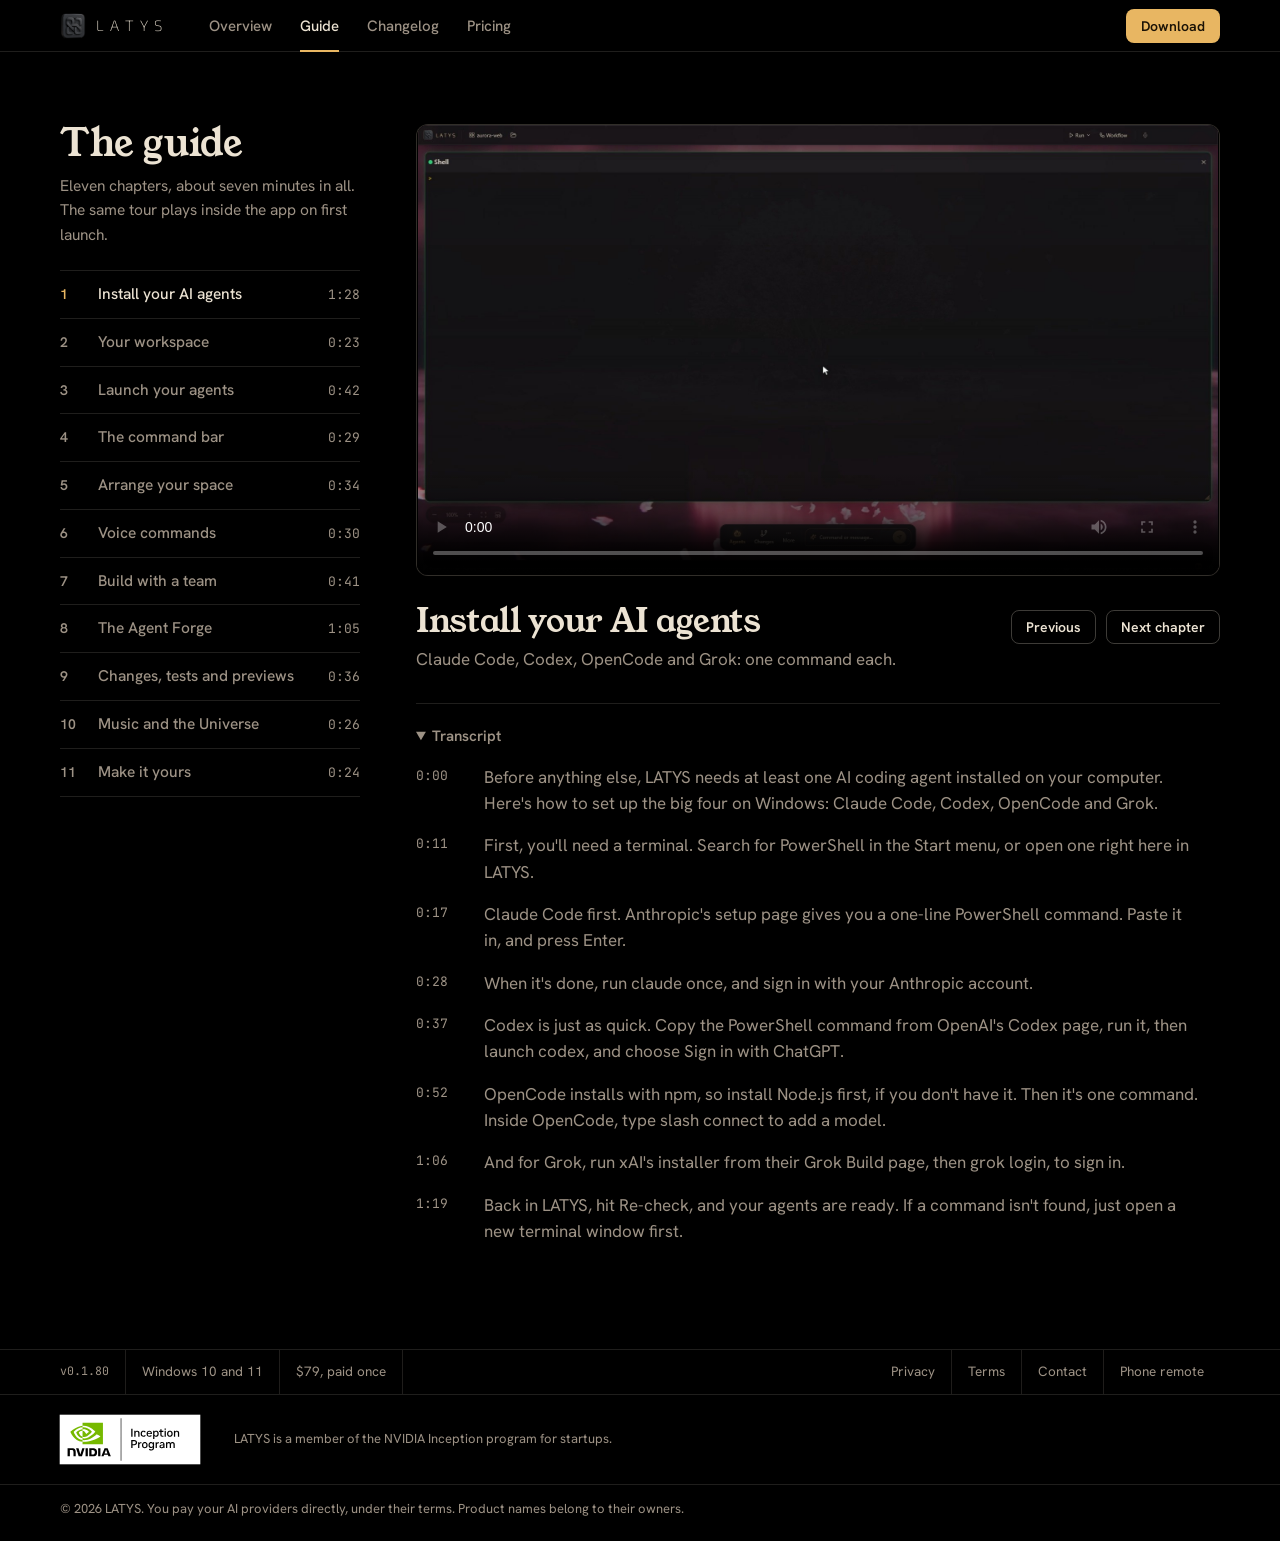
<file: guide.html>
<!DOCTYPE html>
<html lang="en">
<head>
  <meta charset="UTF-8" />
  <meta name="viewport" content="width=device-width, initial-scale=1.0" />
  <title>LATYS guide: eleven short chapters</title>
  <meta name="description" content="Learn LATYS in eleven short videos: installing agents, the workspace, voice commands, workflows, the Agent Forge, reviewing changes and more." />
  <meta name="theme-color" content="#000000" />
  <meta property="og:title" content="The LATYS guide" />
  <meta property="og:image" content="https://latys.app/media/og.jpg?v=3" />
  <link rel="icon" type="image/png" href="./icon.png?v=5" />
  <link rel="apple-touch-icon" href="./media/apple-touch-icon.png?v=2" />
  <link rel="preconnect" href="https://fonts.googleapis.com" />
  <link rel="preconnect" href="https://fonts.gstatic.com" crossorigin />
  <link href="https://fonts.googleapis.com/css2?family=Exo+2:wght@200&family=Hanken+Grotesk:wght@400;500;600&family=JetBrains+Mono:wght@400;500&family=Young+Serif&display=swap" rel="stylesheet" />
  <link rel="stylesheet" href="./site.css?v=6" />
  <script type="speculationrules">{"prerender":[{"where":{"href_matches":"/*.html"},"eagerness":"moderate"}]}</script>
  <style>
    .guide { display: grid; grid-template-columns: minmax(0, 300px) minmax(0, 1fr); gap: 40px 56px; padding-top: clamp(40px, 6vw, 72px); align-items: start; }
    .toc { position: sticky; top: calc(var(--bar) + 24px); }
    .toc h1 { font-size: clamp(30px, 3vw, 38px); }
    .toc > p { color: var(--bark); font-size: 15.5px; margin: 10px 0 22px; }
    .toc ol { list-style: none; border-top: 1px solid var(--rule); }
    .toc a { display: grid; grid-template-columns: 30px minmax(0, 1fr) auto; gap: 8px; align-items: baseline; padding: 11px 0; border-bottom: 1px solid var(--rule); text-decoration: none; color: var(--bark); transition: color 100ms; }
    .toc a:hover { color: var(--parchment); }
    .toc a[aria-current="true"] { color: var(--parchment); }
    .toc .n { font: 600 14px/1 var(--sans); color: var(--bark); }
    .toc a[aria-current="true"] .n { color: var(--gold); }
    .toc .t { font-size: 15.5px; font-weight: 500; }
    .toc .d { font: 13px var(--mono); color: var(--bark); }

    .player .frame video { object-fit: contain; background: #000; }
    .chapter-head { display: flex; flex-wrap: wrap; align-items: baseline; justify-content: space-between; gap: 12px 24px; margin-top: 26px; }
    .chapter-head h2 { font-size: clamp(26px, 2.6vw, 34px); }
    .chapter-head p { color: var(--bark); margin-top: 6px; }
    .pager { display: flex; gap: 10px; }

    .transcript { margin-top: 30px; border-top: 1px solid var(--rule); padding-top: 22px; }
    .transcript summary { font: 600 15px var(--sans); color: var(--bark); margin-bottom: 10px; cursor: pointer; width: max-content; }
    .transcript summary:hover { color: var(--parchment); }
    .cue { display: grid; grid-template-columns: 56px minmax(0, 1fr); gap: 12px; width: 100%; text-align: left; padding: 8px 10px; margin: 0 -10px; border: 0; border-radius: 6px; background: none; cursor: pointer; color: var(--bark); line-height: 1.55; transition: background 100ms, color 100ms; }
    .cue:hover { background: var(--soil); color: var(--parchment); }
    .cue.now { color: var(--parchment); background: var(--soil); }
    .cue time { font: 13px/1.9 var(--mono); color: var(--bark); }
    .cue.said span { font-family: var(--serif); color: var(--parchment); }

    @media (max-width: 900px) {
      .guide { grid-template-columns: minmax(0, 1fr); }
      .toc { position: static; }
      .player { order: -1; }
    }
  </style>
</head>
<body>
  <header class="titlebar">
    <div class="page">
      <a class="brand" href="./index.html" aria-label="LATYS home"><img src="./media/latys-icon.png?v=2" alt="" width="26" height="26" /><span>LATYS</span></a>
      <nav class="nav" aria-label="Site">
        <a href="./index.html">Overview</a>
        <a href="./guide.html" aria-current="page">Guide</a>
        <a href="./changelog.html">Changelog</a>
        <a href="./pricing.html">Pricing</a>
      </nav>
      <a class="btn btn-gold btn-sm" href="./download.html">Download</a>
    </div>
  </header>

  <main>
    <div class="page guide">
      <aside class="toc">
        <h1>The guide</h1>
        <p>Eleven chapters, about seven minutes in all. The same tour plays inside the app on first launch.</p>
        <ol id="toc"></ol>
      </aside>

      <article class="player">
        <div class="frame"><video id="player" controls playsinline preload="metadata"></video></div>
        <div class="chapter-head">
          <div>
            <h2 id="title">Install your AI agents</h2>
            <p id="blurb"></p>
          </div>
          <div class="pager">
            <button class="btn btn-line btn-sm" type="button" id="prev">Previous</button>
            <button class="btn btn-line btn-sm" type="button" id="next">Next chapter</button>
          </div>
        </div>
        <details class="transcript" id="transcript" open>
          <summary>Transcript</summary>
          <div id="cues"></div>
        </details>
      </article>
    </div>
  </main>

  <footer>
    <div class="strip">
      <div class="page">
        <span class="cell"><span class="mono" data-version>v0.1</span></span>
        <span class="cell">Windows 10 and 11</span>
        <a class="cell" href="./pricing.html">$79, paid once</a>
        <span class="cell grow"></span>
        <a class="cell" href="./privacy.html">Privacy</a>
        <a class="cell" href="./terms.html">Terms</a>
        <a class="cell" href="mailto:ajamespt86@gmail.com">Contact</a>
        <a class="cell" href="./remote.html">Phone remote</a>
      </div>
    </div>
    <div class="member"><div class="page"><a href="https://www.nvidia.com/en-us/startups/" target="_blank" rel="noopener"><img src="./media/nvidia-inception-badge.svg" width="170" height="73" alt="NVIDIA Inception Program" loading="lazy"></a><span>LATYS is a member of the NVIDIA Inception program for startups.</span></div></div>
    <div class="fineprint"><div class="page">&copy; <span data-year>2026</span> LATYS. You pay your AI providers directly, under their terms. Product names belong to their owners.</div></div>
  </footer>

  <script src="./site.js?v=5"></script>
  <script src="./vendor/lenis.min.js?v=1.3.27"></script>
  <script src="./smooth.js?v=1"></script>
  <script>
    // Same chapters, order and blurbs as the in-app tour (src/components/onboarding/tourChapters.ts).
    const CHAPTERS = [
      ['install', 'Install your AI agents', 'Claude Code, Codex, OpenCode and Grok: one command each.', '1:28'],
      ['workspace', 'Your workspace', 'Projects, the canvas, and jumping between them.', '0:23'],
      ['agents', 'Launch your agents', 'Start Claude, Codex and more, then hand them work.', '0:42'],
      ['command', 'The command bar', 'Ctrl+K for everything, and one message for every agent.', '0:29'],
      ['panels', 'Arrange your space', 'Move, maximize, tuck away and inspect panels.', '0:34'],
      ['voice', 'Voice commands', 'Hold Ctrl+Shift+V and just say it.', '0:30'],
      ['workflows', 'Build with a team', 'Wire your agents into a team that plans, builds, tests and fixes.', '0:41'],
      ['forge', 'The Agent Forge', 'Build specialists that study your work, then train and test themselves.', '1:05'],
      ['changes', 'Changes, tests and previews', 'Review diffs, run tests and preview your app live.', '0:36'],
      ['media', 'Music and the Universe', 'A player that follows you, and a globe of builders.', '0:26'],
      ['settings', 'Make it yours', 'Themes, backdrops, and where to replay this tour.', '0:24']
    ];
    // A chapter re-recorded since gets a newer version, so it isn't served from a cache.
    const VERSION = { forge: 3 };
    const toc = document.getElementById('toc'), player = document.getElementById('player'), cuesBox = document.getElementById('cues');
    let index = 0, cues = [];

    CHAPTERS.forEach(([id, title, , dur], i) => {
      const li = document.createElement('li');
      li.innerHTML = '<a><span class="n"></span><span class="t"></span><span class="d"></span></a>';
      const a = li.firstChild;
      a.href = '#' + id;
      a.querySelector('.n').textContent = i + 1;
      a.querySelector('.t').textContent = title;
      a.querySelector('.d').textContent = dur;
      toc.append(li);
    });

    const secs = (t) => { const p = t.split(':').map(Number); return p.length === 3 ? p[0] * 3600 + p[1] * 60 + p[2] : p[0] * 60 + p[1]; };
    const clock = (s) => Math.floor(s / 60) + ':' + String(Math.floor(s % 60)).padStart(2, '0');

    async function loadTranscript(id) {
      cuesBox.textContent = '';
      cues = [];
      try {
        const text = await (await fetch('./media/tour/' + id + '.vtt?v=' + (VERSION[id] || 3))).text();
        for (const block of text.replace(/\r/g, '').split(/\n\n+/)) {
          const m = block.match(/([\d:.]+)\s+-->\s+([\d:.]+)[^\n]*\n([\s\S]+)/);
          if (!m) continue;
          const start = secs(m[1]), end = secs(m[2]), line = m[3].replace(/<[^>]+>/g, '').trim();
          const b = document.createElement('button');
          b.type = 'button';
          b.className = 'cue' + (/^[“"]/.test(line) ? ' said' : '');
          b.innerHTML = '<time></time><span></span>';
          b.querySelector('time').textContent = clock(start);
          b.querySelector('span').textContent = line;
          b.addEventListener('click', () => { player.currentTime = start; player.play().catch(() => {}); });
          cuesBox.append(b);
          cues.push({ start, end, el: b });
        }
      } catch { cuesBox.textContent = 'The transcript could not load. Captions are still available in the player.'; }
    }

    function load(i, autoplay) {
      index = i;
      const [id, title, blurb] = CHAPTERS[i];
      const v = VERSION[id] || 3;
      player.innerHTML = '';
      player.poster = './media/tour/' + id + '.jpg?v=' + v;
      player.src = './media/tour/' + id + '.mp4?v=' + v;
      const tr = document.createElement('track');
      tr.kind = 'captions'; tr.src = './media/tour/' + id + '.vtt?v=' + v; tr.srclang = 'en'; tr.label = 'English';
      player.append(tr);
      player.setAttribute('aria-label', title);
      document.getElementById('title').textContent = title;
      document.getElementById('blurb').textContent = blurb;
      document.title = title + ' | LATYS guide';
      toc.querySelectorAll('a').forEach((a, j) => a.setAttribute('aria-current', String(i === j)));
      document.getElementById('prev').disabled = i === 0;
      document.getElementById('next').hidden = i === CHAPTERS.length - 1;
      loadTranscript(id);
      if (autoplay) player.play().catch(() => {});
    }

    // On phones the transcript starts folded so the chapter list stays close.
    if (matchMedia('(max-width: 900px)').matches) document.getElementById('transcript').open = false;

    const fromHash = () => Math.max(0, CHAPTERS.findIndex((c) => '#' + c[0] === location.hash));
    window.addEventListener('hashchange', () => load(fromHash(), true));
    document.getElementById('prev').addEventListener('click', () => { if (index > 0) location.hash = CHAPTERS[index - 1][0]; });
    document.getElementById('next').addEventListener('click', () => { if (index < CHAPTERS.length - 1) location.hash = CHAPTERS[index + 1][0]; });
    player.addEventListener('ended', () => { if (index < CHAPTERS.length - 1) location.hash = CHAPTERS[index + 1][0]; });
    player.addEventListener('timeupdate', () => {
      const t = player.currentTime;
      for (const c of cues) c.el.classList.toggle('now', t >= c.start && t < c.end);
    });
    load(fromHash(), false);
  </script>
</body>
</html>
</file>
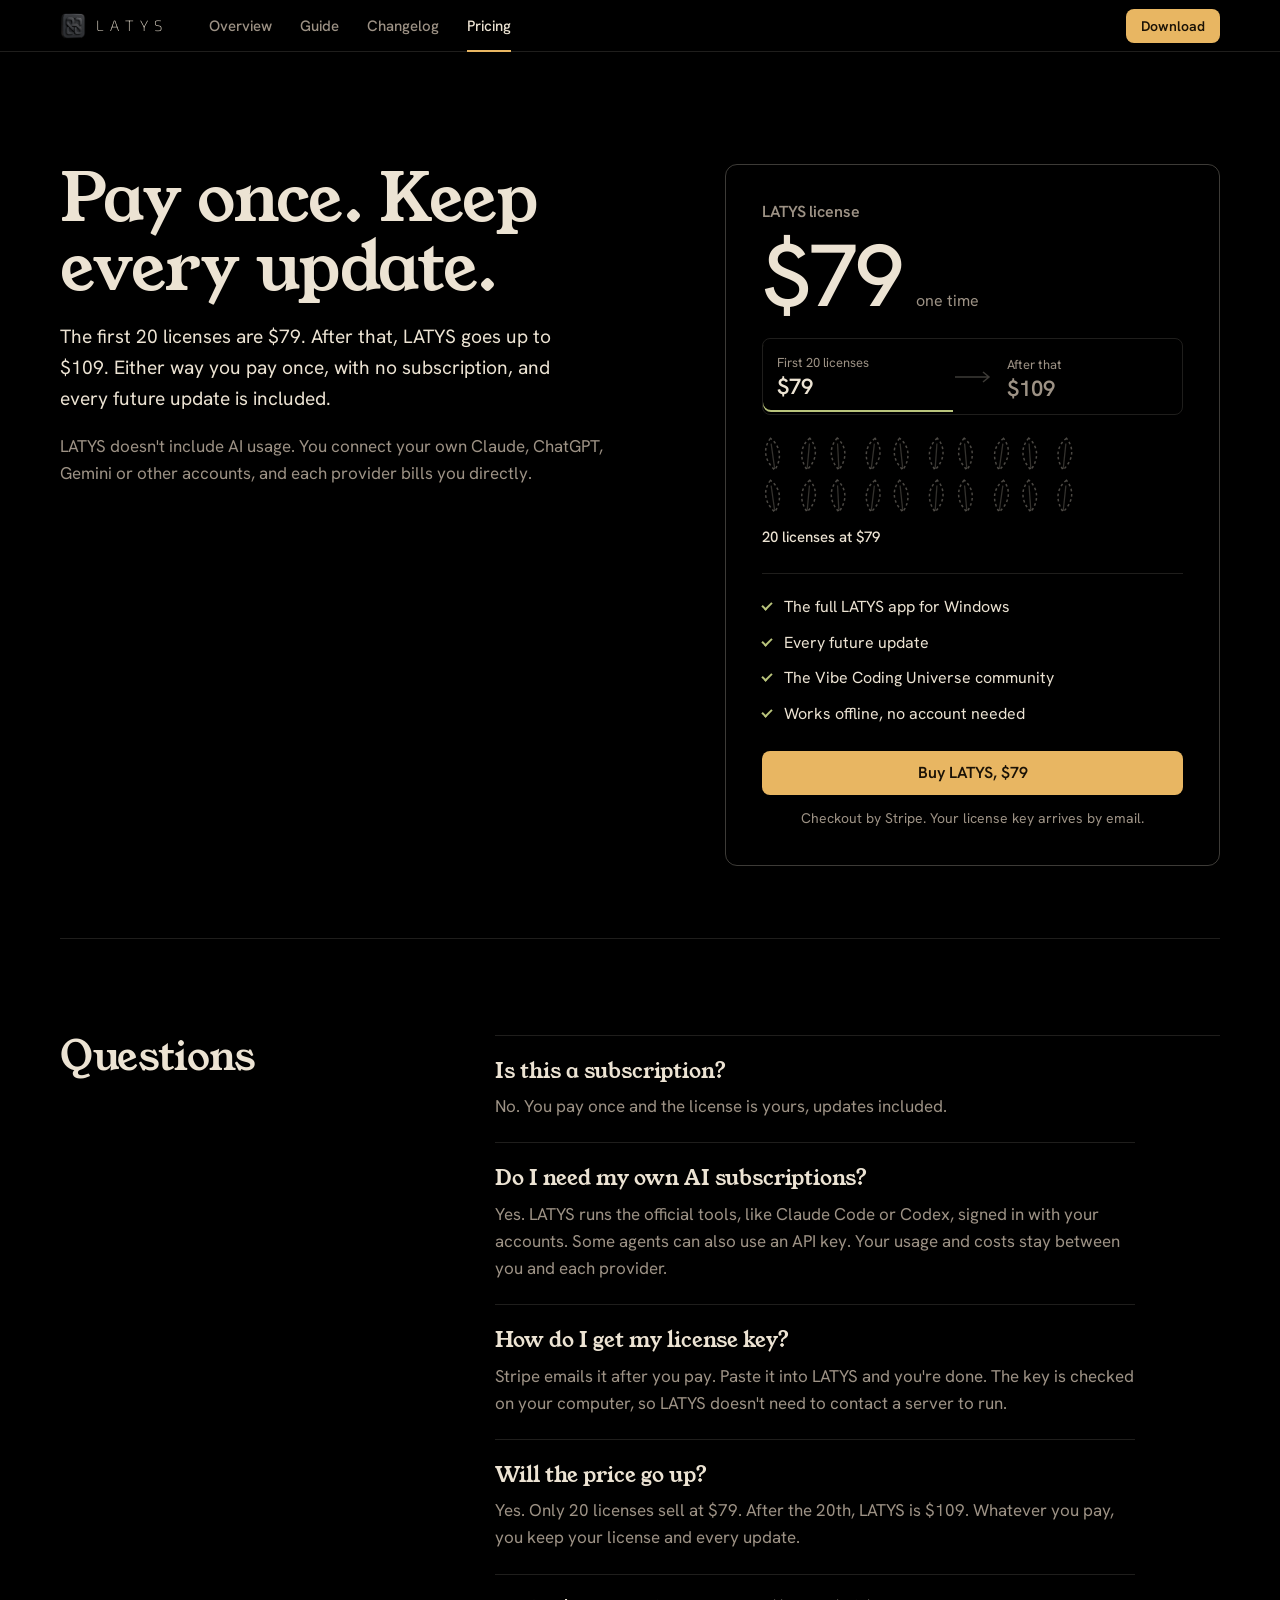
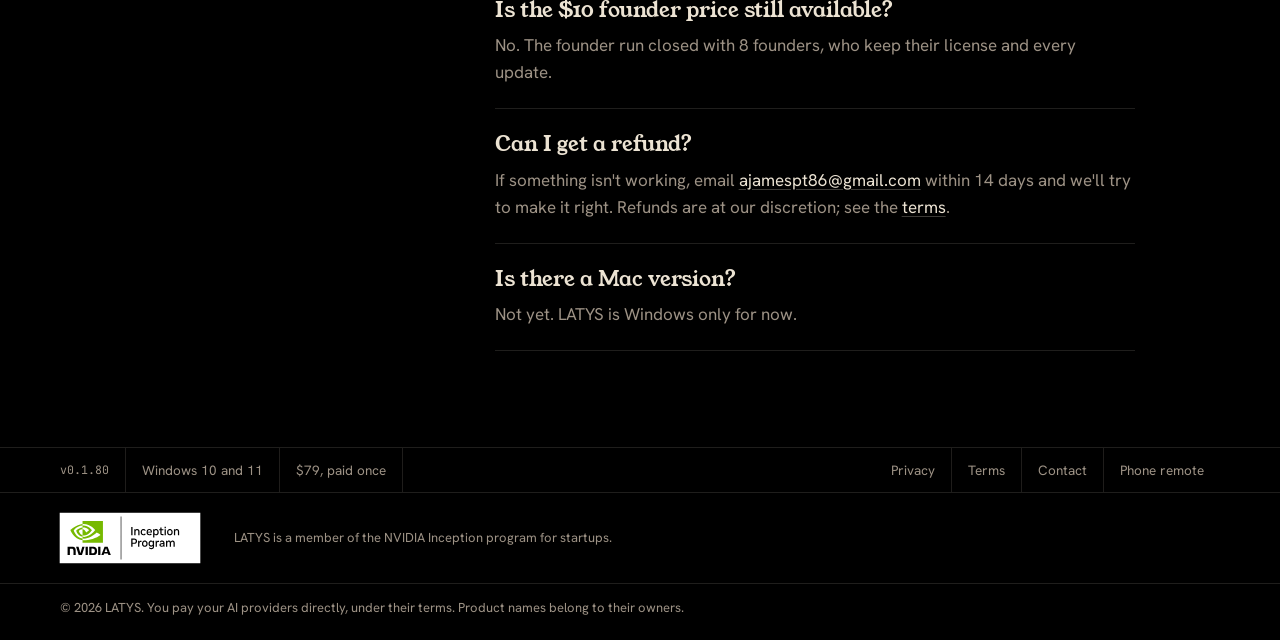
<file: pricing.html>
<!DOCTYPE html>
<html lang="en">
<head>
  <meta charset="UTF-8" />
  <meta name="viewport" content="width=device-width, initial-scale=1.0" />
  <title>LATYS pricing</title>
  <meta name="description" content="The first 20 LATYS licenses are $79, paid once, with every future update. Then the price goes up to $109." />
  <meta name="theme-color" content="#000000" />
  <meta property="og:title" content="LATYS pricing" />
  <meta property="og:image" content="https://latys.app/media/og.jpg?v=3" />
  <link rel="icon" type="image/png" href="./icon.png?v=5" />
  <link rel="apple-touch-icon" href="./media/apple-touch-icon.png?v=2" />
  <link rel="preconnect" href="https://fonts.googleapis.com" />
  <link rel="preconnect" href="https://fonts.gstatic.com" crossorigin />
  <link href="https://fonts.googleapis.com/css2?family=Exo+2:wght@200&family=Hanken+Grotesk:wght@400;500;600&family=JetBrains+Mono:wght@400;500&family=Young+Serif&display=swap" rel="stylesheet" />
  <link rel="stylesheet" href="./site.css?v=6" />
  <script type="speculationrules">{"prerender":[{"where":{"href_matches":"/*.html"},"eagerness":"moderate"}]}</script>
  <style>
    .offer { display: grid; grid-template-columns: minmax(0, 6fr) minmax(0, 5fr); gap: 40px 72px; padding: clamp(56px, 9vw, 112px) 0 clamp(48px, 6vw, 72px); border-bottom: 1px solid var(--rule); align-items: start; }
    .offer h1 { max-width: 12ch; }
    .offer .lede { margin-top: 20px; }
    .ticket { border: 1px solid var(--rule-strong); border-radius: 12px; padding: clamp(24px, 3vw, 36px); }
    .ticket h2 { font: 600 16px var(--sans); color: var(--bark); }
    .amount { display: flex; align-items: baseline; gap: 14px; margin-top: 10px; }
    .amount b { font: 500 88px/1 var(--sans); letter-spacing: -0.03em; color: var(--parchment); }
    .amount span { color: var(--bark); font-size: 16px; }
    .seatline { font-size: 15px; color: var(--parchment); font-weight: 500; }
    .next { font-size: 15px; color: var(--bark); margin-top: 4px; }
    .ticket ul { list-style: none; margin: 24px 0; display: grid; gap: 10px; border-top: 1px solid var(--rule); padding-top: 20px; }
    .ticket li { display: grid; grid-template-columns: 22px 1fr; font-size: 16px; }
    .ticket li::before { content: ""; width: 10px; height: 6px; margin-top: 8px; border-left: 2px solid var(--lichen); border-bottom: 2px solid var(--lichen); transform: rotate(-45deg); }
    .ticket .btn { width: 100%; justify-content: center; }
    .ticket .small { font-size: 14px; color: var(--bark); margin-top: 12px; text-align: center; max-width: none; }

    .faq { display: grid; grid-template-columns: minmax(0, 4fr) minmax(0, 8fr); gap: 32px 72px; padding-top: clamp(56px, 8vw, 96px); }
    .faq dl { border-top: 1px solid var(--rule); }
    .faq dt { font: 400 21px/1.3 var(--serif); color: var(--parchment); padding-top: 22px; }
    .faq dd { color: var(--bark); padding: 8px 0 22px; border-bottom: 1px solid var(--rule); max-width: 64ch; }

    @media (max-width: 900px) { .offer, .faq { grid-template-columns: minmax(0, 1fr); } }
  </style>
</head>
<body>
  <header class="titlebar">
    <div class="page">
      <a class="brand" href="./index.html" aria-label="LATYS home"><img src="./media/latys-icon.png?v=2" alt="" width="26" height="26" /><span>LATYS</span></a>
      <nav class="nav" aria-label="Site">
        <a href="./index.html">Overview</a>
        <a href="./guide.html">Guide</a>
        <a href="./changelog.html">Changelog</a>
        <a href="./pricing.html" aria-current="page">Pricing</a>
      </nav>
      <a class="btn btn-gold btn-sm" href="./download.html">Download</a>
    </div>
  </header>

  <main>
    <div class="page">
      <section class="offer">
        <div>
          <h1>Pay once. Keep every update.</h1>
          <p class="lede" data-sold-text="LATYS is $109, paid once. There's no subscription, and every future update is included.">The first 20 licenses are $79. After that, LATYS goes up to $109. Either way you pay once, with no subscription, and every future update is included.</p>
          <p class="quiet" style="margin-top:18px">LATYS doesn't include AI usage. You connect your own Claude, ChatGPT, Gemini or other accounts, and each provider bills you directly.</p>
        </div>
        <div class="ticket">
          <h2>LATYS license</h2>
          <div class="amount"><b data-price>$79</b><span>one time</span></div>
          <div class="step" data-step>
            <div class="now"><span data-sold-text="Sold out">First 20 licenses</span><b>$79</b></div>
            <svg viewBox="0 0 40 14" aria-hidden="true"><path d="M2 7h34m-6-5 6 5-6 5" fill="none" stroke="currentColor" stroke-width="1.5"/></svg>
            <div class="next"><span data-sold-text="Now">After that</span><b>$109</b></div>
          </div>
          <div class="leaves" data-leaves></div>
          <div class="seatline" data-seats-text>20 licenses at $79</div>
          <ul>
            <li>The full LATYS app for Windows</li>
            <li>Every future update</li>
            <li>The Vibe Coding Universe community</li>
            <li>Works offline, no account needed</li>
          </ul>
          <a class="btn btn-gold" data-buy href="https://buy.stripe.com/9B65kDfrt9LD9s892saIM02">Buy LATYS, $79</a>
          <p class="small">Checkout by Stripe. Your license key arrives by email.</p>
        </div>
      </section>

      <section class="faq" aria-labelledby="faq-h">
        <h2 id="faq-h">Questions</h2>
        <dl>
          <dt>Is this a subscription?</dt>
          <dd>No. You pay once and the license is yours, updates included.</dd>
          <dt>Do I need my own AI subscriptions?</dt>
          <dd>Yes. LATYS runs the official tools, like Claude Code or Codex, signed in with your accounts. Some agents can also use an API key. Your usage and costs stay between you and each provider.</dd>
          <dt>How do I get my license key?</dt>
          <dd>Stripe emails it after you pay. Paste it into LATYS and you're done. The key is checked on your computer, so LATYS doesn't need to contact a server to run.</dd>
          <dt>Will the price go up?</dt>
          <dd>Yes. Only 20 licenses sell at $79. After the 20th, LATYS is $109. Whatever you pay, you keep your license and every update.</dd>
          <dt>Is the $10 founder price still available?</dt>
          <dd>No. The founder run closed with 8 founders, who keep their license and every update.</dd>
          <dt>Can I get a refund?</dt>
          <dd>If something isn't working, email <a href="mailto:ajamespt86@gmail.com">ajamespt86@gmail.com</a> within 14 days and we'll try to make it right. Refunds are at our discretion; see the <a href="./terms.html">terms</a>.</dd>
          <dt>Is there a Mac version?</dt>
          <dd>Not yet. LATYS is Windows only for now.</dd>
        </dl>
      </section>
    </div>
  </main>

  <footer>
    <div class="strip">
      <div class="page">
        <span class="cell"><span class="mono" data-version>v0.1</span></span>
        <span class="cell">Windows 10 and 11</span>
        <a class="cell" href="./pricing.html">$79, paid once</a>
        <span class="cell grow"></span>
        <a class="cell" href="./privacy.html">Privacy</a>
        <a class="cell" href="./terms.html">Terms</a>
        <a class="cell" href="mailto:ajamespt86@gmail.com">Contact</a>
        <a class="cell" href="./remote.html">Phone remote</a>
      </div>
    </div>
    <div class="member"><div class="page"><a href="https://www.nvidia.com/en-us/startups/" target="_blank" rel="noopener"><img src="./media/nvidia-inception-badge.svg" width="170" height="73" alt="NVIDIA Inception Program" loading="lazy"></a><span>LATYS is a member of the NVIDIA Inception program for startups.</span></div></div>
    <div class="fineprint"><div class="page">&copy; <span data-year>2026</span> LATYS. You pay your AI providers directly, under their terms. Product names belong to their owners.</div></div>
  </footer>

  <script src="./site.js?v=5"></script>
  <script src="./vendor/lenis.min.js?v=1.3.27"></script>
  <script src="./smooth.js?v=1"></script>
</body>
</html>
</file>
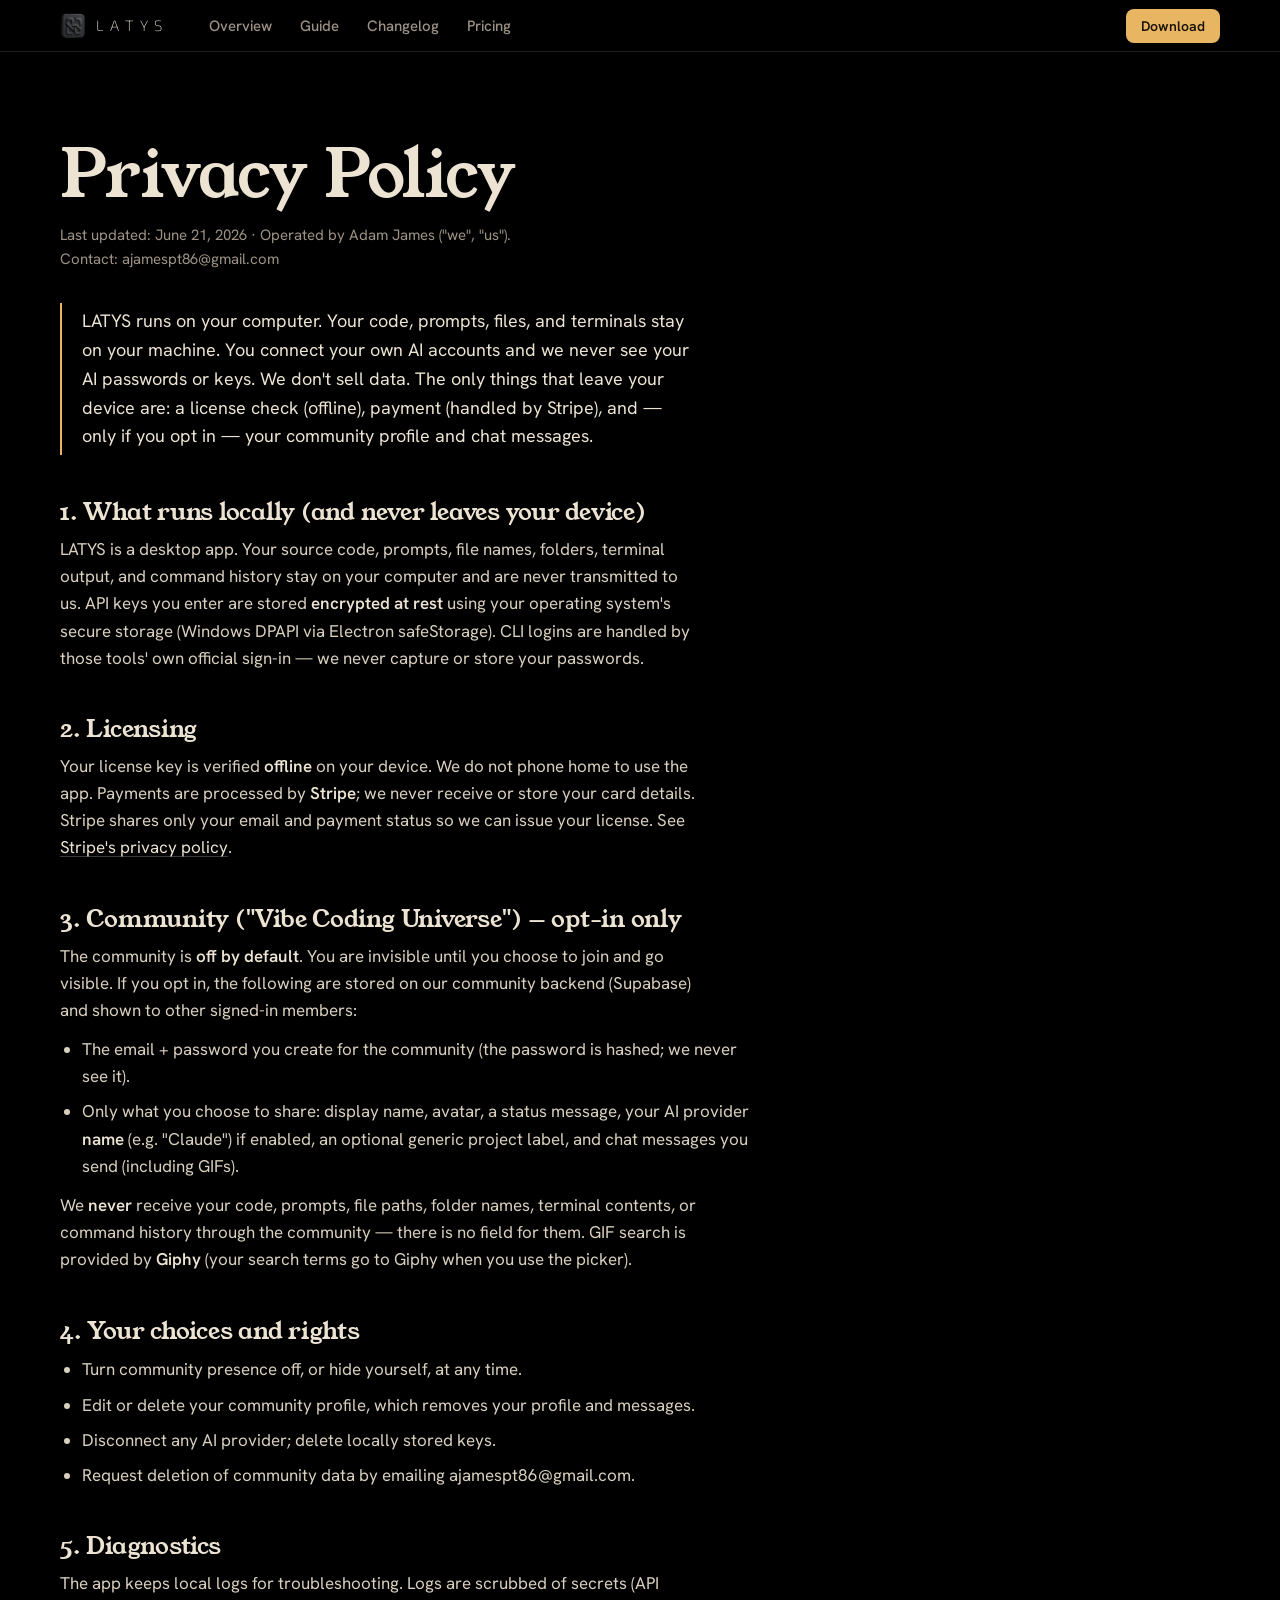
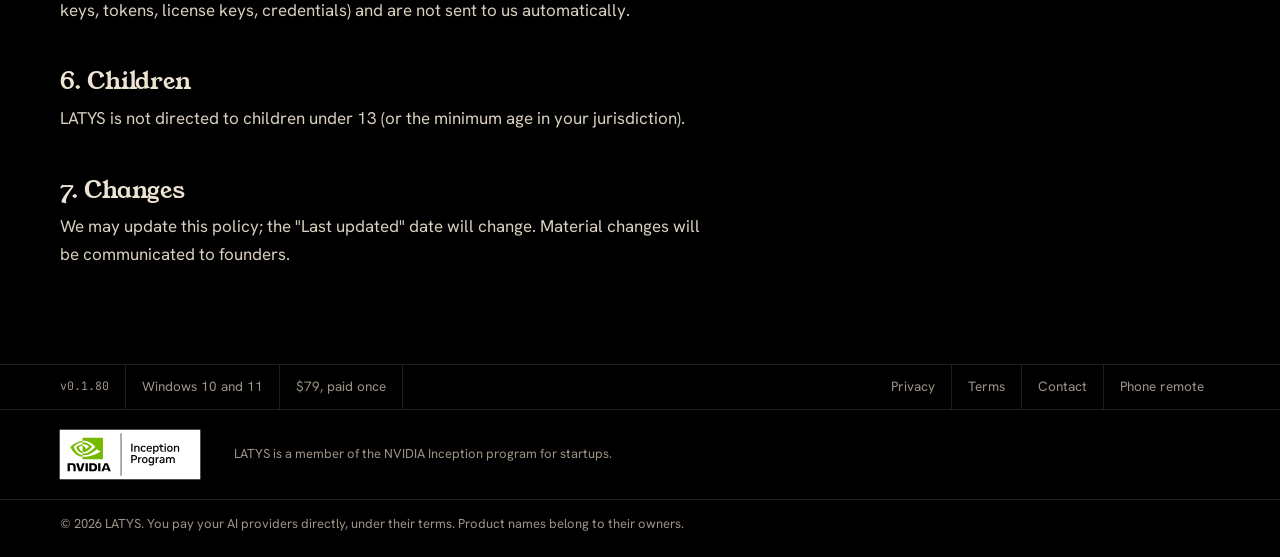
<file: privacy.html>
<!DOCTYPE html>
<html lang="en">
<head>
  <meta charset="UTF-8" />
  <meta name="viewport" content="width=device-width, initial-scale=1.0" />
  <title>LATYS Privacy Policy</title>
  <meta name="description" content="How LATYS handles your data: what stays on your computer, what leaves it, and your choices." />
  <meta name="theme-color" content="#000000" />
  <link rel="icon" type="image/png" href="./icon.png?v=5" />
  <link rel="preconnect" href="https://fonts.googleapis.com" />
  <link rel="preconnect" href="https://fonts.gstatic.com" crossorigin />
  <link href="https://fonts.googleapis.com/css2?family=Exo+2:wght@200&family=Hanken+Grotesk:wght@400;500;600&family=JetBrains+Mono:wght@400;500&family=Young+Serif&display=swap" rel="stylesheet" />
  <link rel="stylesheet" href="./site.css?v=6" />
  <script type="speculationrules">{"prerender":[{"where":{"href_matches":"/*.html"},"eagerness":"moderate"}]}</script>
</head>
<body>
  <header class="titlebar">
    <div class="page">
      <a class="brand" href="./index.html" aria-label="LATYS home"><img src="./media/latys-icon.png?v=2" alt="" width="26" height="26" /><span>LATYS</span></a>
      <nav class="nav" aria-label="Site">
        <a href="./index.html">Overview</a>
        <a href="./guide.html">Guide</a>
        <a href="./changelog.html">Changelog</a>
        <a href="./pricing.html">Pricing</a>
      </nav>
      <a class="btn btn-gold btn-sm" href="./download.html">Download</a>
    </div>
  </header>

  <main>
    <div class="page">
      <article class="prose legal">
        <h1>Privacy Policy</h1>
        <p class="meta">Last updated: June 21, 2026 · Operated by Adam James ("we", "us"). Contact: ajamespt86@gmail.com</p>

        <div class="summary">LATYS runs on your computer. Your code, prompts, files, and terminals stay on your machine. You connect your own AI accounts and we never see your AI passwords or keys. We don't sell data. The only things that leave your device are: a license check (offline), payment (handled by Stripe), and — only if you opt in — your community profile and chat messages.</div>

        <h2>1. What runs locally (and never leaves your device)</h2>
        <p>LATYS is a desktop app. Your source code, prompts, file names, folders, terminal output, and command history stay on your computer and are never transmitted to us. API keys you enter are stored <strong>encrypted at rest</strong> using your operating system's secure storage (Windows DPAPI via Electron safeStorage). CLI logins are handled by those tools' own official sign-in — we never capture or store your passwords.</p>

        <h2>2. Licensing</h2>
        <p>Your license key is verified <strong>offline</strong> on your device. We do not phone home to use the app. Payments are processed by <strong>Stripe</strong>; we never receive or store your card details. Stripe shares only your email and payment status so we can issue your license. See <a href="https://stripe.com/privacy">Stripe's privacy policy</a>.</p>

        <h2>3. Community ("Vibe Coding Universe") — opt-in only</h2>
        <p>The community is <strong>off by default</strong>. You are invisible until you choose to join and go visible. If you opt in, the following are stored on our community backend (Supabase) and shown to other signed-in members:</p>
        <ul>
          <li>The email + password you create for the community (the password is hashed; we never see it).</li>
          <li>Only what you choose to share: display name, avatar, a status message, your AI provider <strong>name</strong> (e.g. "Claude") if enabled, an optional generic project label, and chat messages you send (including GIFs).</li>
        </ul>
        <p>We <strong>never</strong> receive your code, prompts, file paths, folder names, terminal contents, or command history through the community — there is no field for them. GIF search is provided by <strong>Giphy</strong> (your search terms go to Giphy when you use the picker).</p>

        <h2>4. Your choices and rights</h2>
        <ul>
          <li>Turn community presence off, or hide yourself, at any time.</li>
          <li>Edit or delete your community profile, which removes your profile and messages.</li>
          <li>Disconnect any AI provider; delete locally stored keys.</li>
          <li>Request deletion of community data by emailing ajamespt86@gmail.com.</li>
        </ul>

        <h2>5. Diagnostics</h2>
        <p>The app keeps local logs for troubleshooting. Logs are scrubbed of secrets (API keys, tokens, license keys, credentials) and are not sent to us automatically.</p>

        <h2>6. Children</h2>
        <p>LATYS is not directed to children under 13 (or the minimum age in your jurisdiction).</p>

        <h2>7. Changes</h2>
        <p>We may update this policy; the "Last updated" date will change. Material changes will be communicated to founders.</p>
      </article>
    </div>
  </main>

  <footer>
    <div class="strip">
      <div class="page">
        <span class="cell"><span class="mono" data-version>v0.1</span></span>
        <span class="cell">Windows 10 and 11</span>
        <a class="cell" href="./pricing.html">$79, paid once</a>
        <span class="cell grow"></span>
        <a class="cell" href="./privacy.html">Privacy</a>
        <a class="cell" href="./terms.html">Terms</a>
        <a class="cell" href="mailto:ajamespt86@gmail.com">Contact</a>
        <a class="cell" href="./remote.html">Phone remote</a>
      </div>
    </div>
    <div class="member"><div class="page"><a href="https://www.nvidia.com/en-us/startups/" target="_blank" rel="noopener"><img src="./media/nvidia-inception-badge.svg" width="170" height="73" alt="NVIDIA Inception Program" loading="lazy"></a><span>LATYS is a member of the NVIDIA Inception program for startups.</span></div></div>
    <div class="fineprint"><div class="page">&copy; <span data-year>2026</span> LATYS. You pay your AI providers directly, under their terms. Product names belong to their owners.</div></div>
  </footer>

  <script src="./site.js?v=5"></script>
  <script src="./vendor/lenis.min.js?v=1.3.27"></script>
  <script src="./smooth.js?v=1"></script>
</body>
</html>
</file>
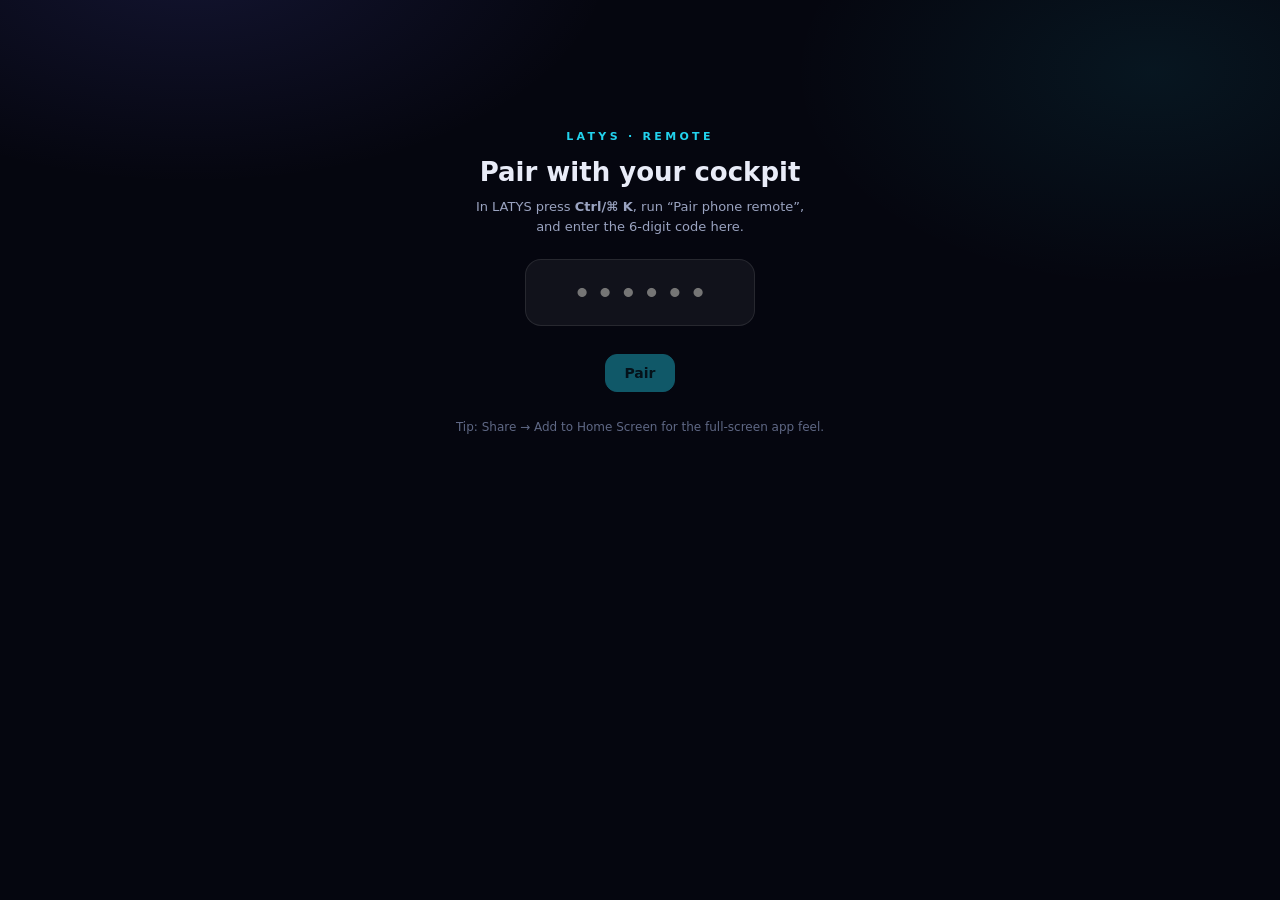
<file: remote.html>
<!DOCTYPE html>
<html lang="en">
<head>
<meta charset="UTF-8">
<meta name="viewport" content="width=device-width, initial-scale=1.0, viewport-fit=cover">
<meta name="theme-color" content="#05060f">
<meta name="apple-mobile-web-app-capable" content="yes">
<meta name="apple-mobile-web-app-status-bar-style" content="black-translucent">
<title>LATYS Remote</title>
<link rel="icon" href="icon.png">
<link rel="apple-touch-icon" href="icon.png">
<style>
  * { margin: 0; padding: 0; box-sizing: border-box; -webkit-tap-highlight-color: transparent; }
  :root {
    --ink: #e9ecf8; --dim: #9aa3c0; --faint: #5f6885;
    --accent: #22d3ee; --indigo: #818cf8; --ok: #34d399; --warn: #fbbf24; --danger: #f87171;
    --card: rgba(255,255,255,.05); --edge: rgba(255,255,255,.09);
  }
  body {
    font-family: 'Inter', system-ui, -apple-system, sans-serif;
    background:
      radial-gradient(700px 380px at 15% -5%, rgba(99,102,241,.15), transparent 60%),
      radial-gradient(600px 360px at 90% 8%, rgba(34,211,238,.08), transparent 60%),
      #05060f;
    color: var(--ink); min-height: 100vh; min-height: 100dvh;
    padding: calc(env(safe-area-inset-top, 0px) + 22px) 18px calc(env(safe-area-inset-bottom, 0px) + 34px);
    -webkit-font-smoothing: antialiased;
  }
  .wrap { max-width: 560px; margin: 0 auto; }
  .brand { font-size: 11px; letter-spacing: .3em; font-weight: 700; color: var(--accent); }
  .topbar { display: flex; align-items: center; gap: 8px; }
  .online { margin-left: auto; display: flex; align-items: center; gap: 6px; font-size: 12px; color: var(--dim); }
  .dot { width: 8px; height: 8px; border-radius: 50%; background: var(--faint); }
  .dot.on { background: var(--ok); box-shadow: 0 0 8px rgba(52,211,153,.7); }
  .card { margin-top: 14px; background: var(--card); border: 1px solid var(--edge); border-radius: 20px; padding: 16px; }
  .card h2 { font-size: 16px; font-weight: 700; }
  .muted { color: var(--dim); font-size: 13px; line-height: 1.55; }
  .row { display: flex; flex-wrap: wrap; gap: 10px; margin-top: 14px; }
  button {
    font: inherit; font-size: 14px; font-weight: 600; color: var(--ink);
    background: rgba(255,255,255,.04); border: 1px solid var(--edge); border-radius: 12px;
    padding: 10px 18px; cursor: pointer;
  }
  button:active { transform: scale(.97); }
  button.accent { background: var(--accent); border-color: var(--accent); color: #04252b; font-weight: 800; }
  button.warn-text { color: var(--warn); } button.danger-text { color: var(--danger); }
  button:disabled { opacity: .4; }
  .pill { display: inline-block; border: 1px solid; border-radius: 999px; padding: 3px 11px; font-size: 11px; font-weight: 700; text-transform: capitalize; }
  .meta { font-size: 12px; color: var(--dim); }
  .track { margin-top: 12px; height: 6px; border-radius: 999px; background: rgba(255,255,255,.07); overflow: hidden; }
  .fill { height: 100%; border-radius: 999px; background: var(--accent); transition: width .6s ease; }
  .step { display: flex; gap: 8px; align-items: flex-start; margin-top: 7px; font-size: 13px; }
  .step .sdot { width: 8px; height: 8px; border-radius: 50%; margin-top: 5px; flex: none; }
  .step b { font-weight: 600; }
  .step span { color: var(--dim); font-size: 12px; flex: 1; overflow: hidden; display: -webkit-box; -webkit-line-clamp: 2; -webkit-box-orient: vertical; }
  .gate { border-color: rgba(251,191,36,.4) !important; background: rgba(251,191,36,.08) !important; }
  .gate h2 { color: var(--warn); }
  /* Pair screen */
  .pair { text-align: center; padding-top: 12vh; }
  .pair h1 { font-size: 26px; font-weight: 800; margin-top: 14px; }
  #code {
    margin-top: 22px; width: 230px; text-align: center; font-size: 32px; letter-spacing: 12px; font-weight: 700;
    color: var(--accent); background: var(--card); border: 1px solid var(--edge); border-radius: 16px;
    padding: 14px 0 14px 12px; outline: none;
  }
  #code:focus { border-color: rgba(34,211,238,.5); }
  .error { color: var(--danger); font-size: 13px; margin-top: 10px; min-height: 18px; }
  .unpair { display: block; margin: 28px auto 0; background: none; border: none; color: var(--faint); font-size: 12px; }
  .hide { display: none !important; }
</style>
</head>
<body>
<div class="wrap">

  <!-- Pair screen -->
  <div id="pairScreen" class="pair hide">
    <div class="brand">LATYS · REMOTE</div>
    <h1>Pair with your cockpit</h1>
    <p class="muted" style="margin-top:10px">In LATYS press <b>Ctrl/⌘ K</b>, run “Pair phone remote”,<br>and enter the 6-digit code here.</p>
    <input id="code" inputmode="numeric" pattern="\d*" maxlength="6" placeholder="••••••" autocomplete="one-time-code">
    <div id="pairError" class="error"></div>
    <button id="pairBtn" class="accent" disabled>Pair</button>
    <p class="muted" style="margin-top:26px;font-size:12px;color:var(--faint)">Tip: Share → Add to Home Screen for the full-screen app feel.</p>
  </div>

  <!-- Dashboard -->
  <div id="dash" class="hide">
    <div class="topbar">
      <div class="brand">LATYS · REMOTE</div>
      <div class="online"><span id="onlineDot" class="dot"></span><span id="onlineText">connecting…</span></div>
    </div>

    <div id="gateCard" class="card gate hide">
      <h2>Waiting for your approval</h2>
      <p id="gateMsg" class="muted" style="margin-top:6px"></p>
      <div id="gateActions" class="row hide">
        <button class="accent" onclick="cmd('approve')">Approve</button>
        <button onclick="cmd('deny')">Deny</button>
      </div>
    </div>

    <div class="card">
      <div id="runBody"></div>
    </div>

    <button class="unpair" onclick="unpair()">Unpair this phone</button>
  </div>

</div>

<script>
const WORKER = 'https://latys-remote.latys.workers.dev'
const TOKEN_KEY = 'latys_remote_token'
const POLL_MS = 4000
const S_COLOR = {
  running:'#22d3ee','awaiting-confirm':'#fbbf24',blocked:'#fbbf24',failed:'#f87171',
  completed:'#34d399',cancelled:'#5f6885','rolled-back':'#5f6885',
  done:'#34d399',pending:'#5f6885',skipped:'#5f6885'
}
const $ = (id) => document.getElementById(id)
const esc = (s) => String(s ?? '').replace(/&/g,'&amp;').replace(/</g,'&lt;').replace(/>/g,'&gt;')
let pollTimer = null

function token() { try { return localStorage.getItem(TOKEN_KEY) } catch { return null } }

function show(screen) {
  $('pairScreen').classList.toggle('hide', screen !== 'pair')
  $('dash').classList.toggle('hide', screen !== 'dash')
}

// --- Pairing ---------------------------------------------------------------
const codeEl = $('code'), pairBtn = $('pairBtn')
codeEl.addEventListener('input', () => {
  codeEl.value = codeEl.value.replace(/\D/g, '').slice(0, 6)
  pairBtn.disabled = codeEl.value.length !== 6
})
pairBtn.addEventListener('click', async () => {
  pairBtn.disabled = true
  $('pairError').textContent = ''
  try {
    const r = await fetch(`${WORKER}/pair/claim`, {
      method: 'POST', headers: { 'Content-Type': 'application/json' },
      body: JSON.stringify({ code: codeEl.value })
    })
    const body = await r.json()
    if (body.ok && body.token) {
      localStorage.setItem(TOKEN_KEY, body.token)
      start()
    } else {
      $('pairError').textContent = body.error === 'code not found or expired' ? 'Code not found or expired — generate a fresh one in LATYS.' : (body.error || 'Pairing failed.')
      pairBtn.disabled = false
    }
  } catch {
    $('pairError').textContent = 'Could not reach the relay. Check your connection.'
    pairBtn.disabled = false
  }
})

function unpair() {
  if (!confirm('Stop syncing with this cockpit?')) return
  localStorage.removeItem(TOKEN_KEY)
  if (pollTimer) clearInterval(pollTimer)
  show('pair')
}

// --- Dashboard ---------------------------------------------------------------
async function cmd(action) {
  const destructive = { cancel: 'Stop the running workflow? Agent terminals stay open.' }
  if (destructive[action] && !confirm(destructive[action])) return
  try {
    await fetch(`${WORKER}/command`, {
      method: 'POST',
      headers: { 'Content-Type': 'application/json', Authorization: `Bearer ${token()}` },
      body: JSON.stringify({ action, nonce: Date.now() + '-' + Math.random().toString(36).slice(2, 10) })
    })
    setTimeout(load, 1500)
  } catch { alert('Could not reach the relay.') }
}

// The desktop sends the workflow run under its old name, `mission`.
function renderRun(snap) {
  const m = snap && snap.mission
  if (!m) {
    $('runBody').innerHTML = `<h2>No workflow running</h2><p class="muted" style="margin-top:6px">${esc(snap ? snap.spoken : 'Waiting for the cockpit…')}</p>`
    return
  }
  const c = S_COLOR[m.status] || '#9aa3c0'
  const halted = m.status === 'blocked' || m.status === 'failed'
  const live = m.status === 'running' || m.status === 'awaiting-confirm'
  const pct = Math.max(4, (m.stepsDone / Math.max(1, m.stepsTotal)) * 100)
  const steps = m.steps.map((st) => `
    <div class="step">
      <span class="sdot" style="background:${S_COLOR[st.status] || '#5f6885'}"></span>
      <b>${esc(st.agent)}</b><span>${esc(st.summary || st.status)}</span>
    </div>`).join('')
  // Phone controls only show when the desktop has them switched on.
  const buttons = snap.controls && (live || halted) ? '<button class="warn-text" onclick="cmd(\'cancel\')">Stop</button>' : ''
  $('runBody').innerHTML = `
    <div style="display:flex;align-items:center;gap:8px;flex-wrap:wrap">
      <span class="pill" style="color:${c};border-color:${c}55;background:${c}1a">${esc(m.status)}</span>
      <span class="meta">${m.stepsDone} of ${m.stepsTotal} steps done${m.iteration > 1 ? ` · round ${m.iteration}` : ''}</span>
    </div>
    <h2 style="margin-top:8px">${esc(m.title)}</h2>
    <div class="track"><div class="fill" style="width:${pct}%"></div></div>
    <div style="margin-top:8px">${steps}</div>
    ${buttons ? `<div class="row">${buttons}</div>` : ''}`
}

async function load() {
  const t = token()
  if (!t) return
  let body = null
  try {
    const r = await fetch(`${WORKER}/state`, { headers: { Authorization: `Bearer ${t}` } })
    body = await r.json()
  } catch { /* offline */ }

  const online = !!(body && body.ok && body.online)
  $('onlineDot').classList.toggle('on', online)
  $('onlineText').textContent = online ? 'cockpit online' : 'cockpit offline'
  if (!body || !body.payload) return

  let snap
  try { snap = JSON.parse(body.payload) } catch { return }

  renderRun(snap)

  const gate = snap.awaitingApproval
  $('gateCard').classList.toggle('hide', !gate)
  if (gate) $('gateMsg').textContent = gate.message || gate.title
  $('gateActions').classList.toggle('hide', !(gate && snap.controls))
}

function start() {
  show('dash')
  load()
  if (pollTimer) clearInterval(pollTimer)
  pollTimer = setInterval(load, POLL_MS)
}

token() ? start() : show('pair')
</script>
</body>
</html>
</file>
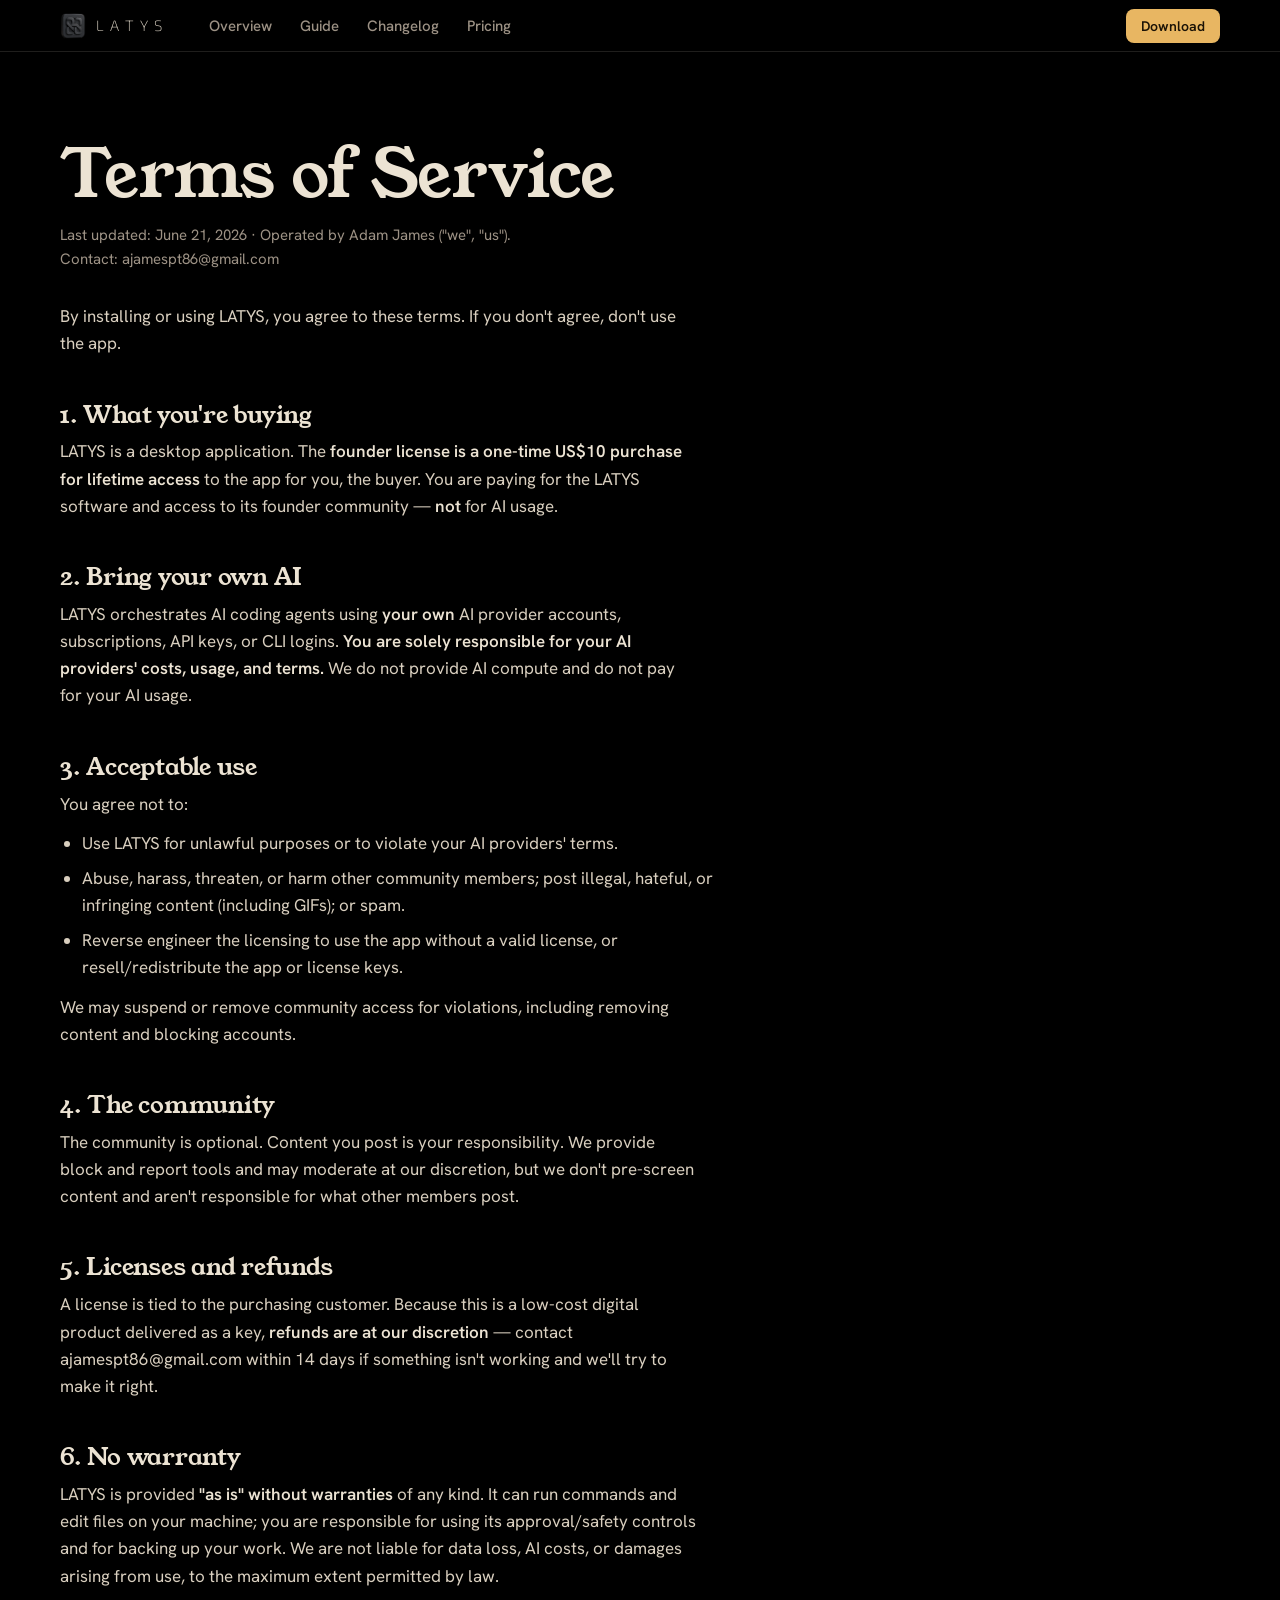
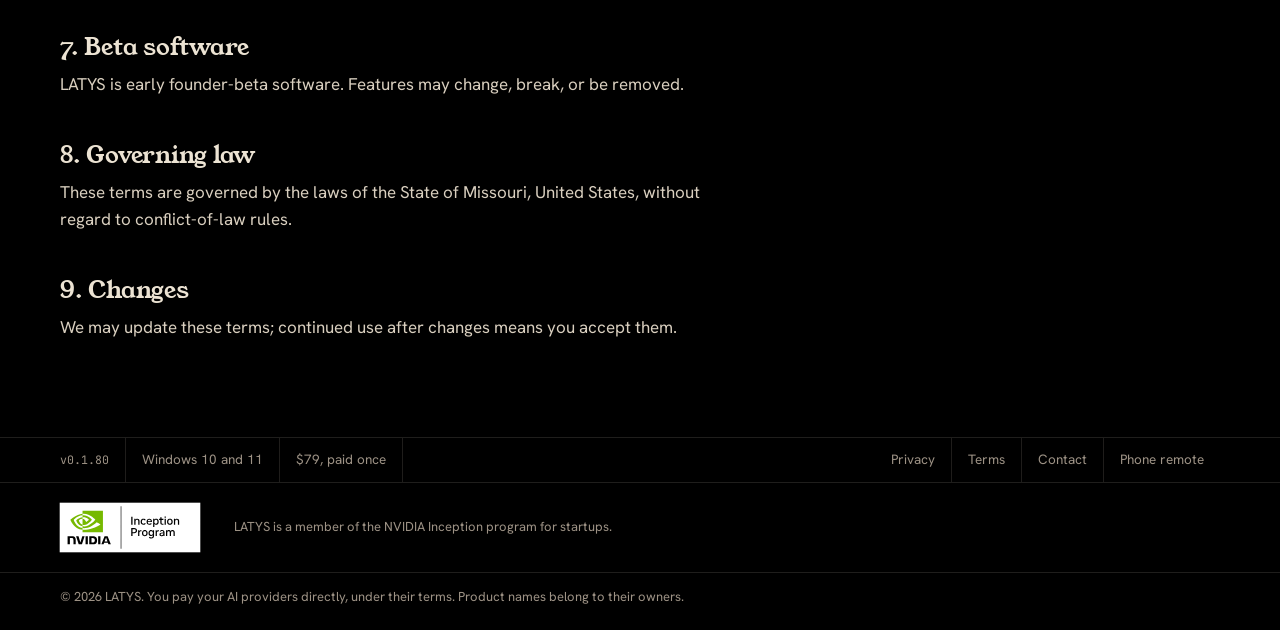
<file: terms.html>
<!DOCTYPE html>
<html lang="en">
<head>
  <meta charset="UTF-8" />
  <meta name="viewport" content="width=device-width, initial-scale=1.0" />
  <title>LATYS Terms of Service</title>
  <meta name="description" content="The terms for using LATYS and the founder license." />
  <meta name="theme-color" content="#000000" />
  <link rel="icon" type="image/png" href="./icon.png?v=5" />
  <link rel="preconnect" href="https://fonts.googleapis.com" />
  <link rel="preconnect" href="https://fonts.gstatic.com" crossorigin />
  <link href="https://fonts.googleapis.com/css2?family=Exo+2:wght@200&family=Hanken+Grotesk:wght@400;500;600&family=JetBrains+Mono:wght@400;500&family=Young+Serif&display=swap" rel="stylesheet" />
  <link rel="stylesheet" href="./site.css?v=6" />
  <script type="speculationrules">{"prerender":[{"where":{"href_matches":"/*.html"},"eagerness":"moderate"}]}</script>
</head>
<body>
  <header class="titlebar">
    <div class="page">
      <a class="brand" href="./index.html" aria-label="LATYS home"><img src="./media/latys-icon.png?v=2" alt="" width="26" height="26" /><span>LATYS</span></a>
      <nav class="nav" aria-label="Site">
        <a href="./index.html">Overview</a>
        <a href="./guide.html">Guide</a>
        <a href="./changelog.html">Changelog</a>
        <a href="./pricing.html">Pricing</a>
      </nav>
      <a class="btn btn-gold btn-sm" href="./download.html">Download</a>
    </div>
  </header>

  <main>
    <div class="page">
      <article class="prose legal">
        <h1>Terms of Service</h1>
        <p class="meta">Last updated: June 21, 2026 · Operated by Adam James ("we", "us"). Contact: ajamespt86@gmail.com</p>
        <p>By installing or using LATYS, you agree to these terms. If you don't agree, don't use the app.</p>

        <h2>1. What you're buying</h2>
        <p>LATYS is a desktop application. The <strong>founder license is a one-time US$10 purchase for lifetime access</strong> to the app for you, the buyer. You are paying for the LATYS software and access to its founder community — <strong>not</strong> for AI usage.</p>

        <h2>2. Bring your own AI</h2>
        <p>LATYS orchestrates AI coding agents using <strong>your own</strong> AI provider accounts, subscriptions, API keys, or CLI logins. <strong>You are solely responsible for your AI providers' costs, usage, and terms.</strong> We do not provide AI compute and do not pay for your AI usage.</p>

        <h2>3. Acceptable use</h2>
        <p>You agree not to:</p>
        <ul>
          <li>Use LATYS for unlawful purposes or to violate your AI providers' terms.</li>
          <li>Abuse, harass, threaten, or harm other community members; post illegal, hateful, or infringing content (including GIFs); or spam.</li>
          <li>Reverse engineer the licensing to use the app without a valid license, or resell/redistribute the app or license keys.</li>
        </ul>
        <p>We may suspend or remove community access for violations, including removing content and blocking accounts.</p>

        <h2>4. The community</h2>
        <p>The community is optional. Content you post is your responsibility. We provide block and report tools and may moderate at our discretion, but we don't pre-screen content and aren't responsible for what other members post.</p>

        <h2>5. Licenses and refunds</h2>
        <p>A license is tied to the purchasing customer. Because this is a low-cost digital product delivered as a key, <strong>refunds are at our discretion</strong> — contact ajamespt86@gmail.com within 14 days if something isn't working and we'll try to make it right.</p>

        <h2>6. No warranty</h2>
        <p>LATYS is provided <strong>"as is" without warranties</strong> of any kind. It can run commands and edit files on your machine; you are responsible for using its approval/safety controls and for backing up your work. We are not liable for data loss, AI costs, or damages arising from use, to the maximum extent permitted by law.</p>

        <h2>7. Beta software</h2>
        <p>LATYS is early founder-beta software. Features may change, break, or be removed.</p>

        <h2>8. Governing law</h2>
        <p>These terms are governed by the laws of the State of Missouri, United States, without regard to conflict-of-law rules.</p>

        <h2>9. Changes</h2>
        <p>We may update these terms; continued use after changes means you accept them.</p>
      </article>
    </div>
  </main>

  <footer>
    <div class="strip">
      <div class="page">
        <span class="cell"><span class="mono" data-version>v0.1</span></span>
        <span class="cell">Windows 10 and 11</span>
        <a class="cell" href="./pricing.html">$79, paid once</a>
        <span class="cell grow"></span>
        <a class="cell" href="./privacy.html">Privacy</a>
        <a class="cell" href="./terms.html">Terms</a>
        <a class="cell" href="mailto:ajamespt86@gmail.com">Contact</a>
        <a class="cell" href="./remote.html">Phone remote</a>
      </div>
    </div>
    <div class="member"><div class="page"><a href="https://www.nvidia.com/en-us/startups/" target="_blank" rel="noopener"><img src="./media/nvidia-inception-badge.svg" width="170" height="73" alt="NVIDIA Inception Program" loading="lazy"></a><span>LATYS is a member of the NVIDIA Inception program for startups.</span></div></div>
    <div class="fineprint"><div class="page">&copy; <span data-year>2026</span> LATYS. You pay your AI providers directly, under their terms. Product names belong to their owners.</div></div>
  </footer>

  <script src="./site.js?v=5"></script>
  <script src="./vendor/lenis.min.js?v=1.3.27"></script>
  <script src="./smooth.js?v=1"></script>
</body>
</html>
</file>
<file: site.css>
/* LATYS site: shared tokens, chrome (titlebar + status strip) and page parts.
   The ground is pure black on purpose: the tree footage is shot on #000, so the
   video melts into the page with no visible frame. */
:root {
  --ground: #000;
  --soil: #15120f;
  --soil-2: #1d1915;
  --parchment: #ece3d3;
  --bark: #9d9285;
  --rule: rgba(236, 227, 211, 0.13);
  --rule-strong: rgba(236, 227, 211, 0.26);
  --gold: #e8b662;
  --gold-ink: #1a1206;
  --lichen: #b9c47c;
  --blossom: #e08f73;

  --serif: "Young Serif", Georgia, "Times New Roman", serif;
  --sans: "Hanken Grotesk", system-ui, -apple-system, "Segoe UI", sans-serif;
  --mono: "JetBrains Mono", ui-monospace, Consolas, monospace;
  --brand: "Exo 2", var(--sans);

  --measure: 64ch;
  --page: 1240px;
  --gutter: clamp(16px, 4vw, 40px);
  --bar: 52px;
  --radius: 8px;
  --ease: cubic-bezier(0.22, 1, 0.36, 1);
}

@view-transition { navigation: auto; }
/* Page to page: the old page settles back, the new one rises into place. */
@keyframes vt-out { to { opacity: 0; transform: scale(0.985); } }
@keyframes vt-in { from { opacity: 0; transform: translateY(14px); } }
::view-transition-old(root) { animation: 200ms cubic-bezier(0.4, 0, 1, 1) both vt-out; }
::view-transition-new(root) { animation: 460ms cubic-bezier(0.22, 1, 0.36, 1) 60ms both vt-in; }

/* Lenis smooth scrolling (from vendor/lenis.css) */
html.lenis, html.lenis body { height: auto; }
.lenis:not(.lenis-autoToggle).lenis-stopped { overflow: clip; }
.lenis.lenis-smooth iframe { pointer-events: none; }

*, *::before, *::after { box-sizing: border-box; }
* { margin: 0; padding: 0; }
html { -webkit-text-size-adjust: 100%; }
body {
  background: var(--ground); color: var(--parchment);
  font: 400 17px/1.6 var(--sans);
  -webkit-font-smoothing: antialiased; text-rendering: optimizeLegibility;
  overflow-x: hidden; min-height: 100svh; display: flex; flex-direction: column;
}
main { flex: 1; }
img, video, svg { display: block; max-width: 100%; }
a { color: inherit; }
button { font: inherit; color: inherit; }
:focus-visible { outline: 2px solid var(--gold); outline-offset: 3px; border-radius: 4px; }
::selection { background: rgba(232, 182, 98, 0.35); color: #fff; }

.page { width: 100%; max-width: var(--page); margin: 0 auto; padding: 0 var(--gutter); }
.sr { position: absolute; width: 1px; height: 1px; overflow: hidden; clip: rect(0 0 0 0); white-space: nowrap; }

/* Type */
h1, h2, h3 { font-family: var(--serif); font-weight: 400; color: var(--parchment); letter-spacing: -0.01em; }
h1 { font-size: clamp(38px, 5.2vw, 68px); line-height: 1.04; }
h2 { font-size: clamp(28px, 3.2vw, 40px); line-height: 1.12; }
h3 { font-size: 22px; line-height: 1.25; }
.lede { font-size: clamp(18px, 1.5vw, 20px); color: var(--parchment); max-width: 46ch; }
.quiet { color: var(--bark); }
p { max-width: var(--measure); }
p a, li a, dd a, .link { color: var(--parchment); text-decoration: underline; text-decoration-color: var(--rule-strong); text-underline-offset: 3px; transition: text-decoration-color 100ms; }
p a:hover, li a:hover, dd a:hover, .link:hover { text-decoration-color: var(--gold); }
code, kbd, .mono { font-family: var(--mono); font-size: 0.86em; }
kbd { padding: 1px 6px; border: 1px solid var(--rule-strong); border-bottom-width: 2px; border-radius: 5px; color: var(--parchment); background: var(--soil); }

/* Buttons */
.btn {
  display: inline-flex; align-items: center; gap: 10px; min-height: 44px; padding: 0 20px;
  border-radius: var(--radius); border: 1px solid transparent; cursor: pointer; white-space: nowrap;
  font: 600 16px/1 var(--sans); text-decoration: none; transition: background 100ms, border-color 100ms, color 100ms;
}
.btn-gold { background: var(--gold); color: var(--gold-ink); }
.btn-gold:hover { background: #f0c67f; }
.btn-line { border-color: var(--rule-strong); color: var(--parchment); background: transparent; }
.btn-line:hover { border-color: var(--parchment); }
.btn .v { font: 500 13px/1 var(--mono); opacity: 0.72; }
.btn[aria-disabled="true"] { opacity: 0.5; pointer-events: none; }
.btn-sm { min-height: 34px; padding: 0 14px; font-size: 14px; }

/* Titlebar: echoes the app's own 48px title bar */
.titlebar { position: sticky; top: 0; z-index: 40; height: var(--bar); background: rgba(0, 0, 0, 0.82); border-bottom: 1px solid var(--rule); view-transition-name: titlebar; }
@supports (backdrop-filter: blur(8px)) { .titlebar { background: rgba(0, 0, 0, 0.66); backdrop-filter: blur(8px); -webkit-backdrop-filter: blur(8px); } }
.titlebar .page { height: 100%; display: flex; align-items: center; gap: 28px; }
.brand { display: inline-flex; align-items: center; gap: 10px; text-decoration: none; flex: none; }
.brand img { width: 26px; height: 26px; }
.brand span { font: 200 15px/1 var(--brand); letter-spacing: 0.42em; color: var(--parchment); }
.nav { display: flex; align-items: center; gap: 4px; height: 100%; flex: 1; min-width: 0; }
.nav a { position: relative; display: inline-flex; align-items: center; height: 100%; padding: 0 12px; color: var(--bark); font-size: 15px; font-weight: 500; text-decoration: none; transition: color 100ms; }
.nav a:hover { color: var(--parchment); }
.nav a[aria-current="page"] { color: var(--parchment); }
.nav a[aria-current="page"]::after { content: ""; position: absolute; left: 12px; right: 12px; bottom: -1px; height: 2px; background: var(--gold); }
.titlebar .btn { flex: none; }
@media (max-width: 760px) {
  .titlebar { height: auto; }
  .titlebar .page { flex-wrap: wrap; row-gap: 0; padding-top: 10px; }
  .titlebar .btn { margin-left: auto; }
  .nav { order: 3; flex-basis: 100%; height: 42px; overflow-x: auto; scrollbar-width: none; margin: 0 calc(var(--gutter) * -1); padding: 0 calc(var(--gutter) - 12px); }
  .nav::-webkit-scrollbar { display: none; }
}

/* Status strip footer: echoes the app's bottom status bar, with live values */
.strip { border-top: 1px solid var(--rule); margin-top: 96px; font-size: 13.5px; color: var(--bark); }
.strip .page { display: flex; flex-wrap: wrap; align-items: stretch; }
.strip .cell { display: inline-flex; align-items: center; gap: 8px; min-height: 44px; padding: 0 16px; border-right: 1px solid var(--rule); }
.strip .cell:first-child { padding-left: 0; }
.strip .cell:last-child { border-right: 0; }
.strip .grow { flex: 1; border-right: 0; }
.strip a { color: var(--bark); text-decoration: none; }
.strip a:hover { color: var(--parchment); }
.strip .dot { width: 7px; height: 7px; border-radius: 50%; background: var(--lichen); }
.strip .sold .dot { background: #d9534f; }
/* NVIDIA Inception membership: NVIDIA's badge artwork as supplied (it carries its own white plate and clear space) */
.member { border-top: 1px solid var(--rule); padding: 10px 0; font-size: 13px; color: var(--bark); }
.member .page { display: flex; flex-wrap: wrap; align-items: center; gap: 6px 14px; }
.member a { display: block; flex: none; }
.member img { display: block; width: 170px; height: auto; margin-left: -10px; }
.fineprint { border-top: 1px solid var(--rule); padding: 14px 0 22px; font-size: 13px; color: var(--bark); }
@media (max-width: 760px) {
  .strip .cell { padding: 0 12px 0 0; border-right: 0; min-height: 36px; }
  .strip .grow { flex-basis: 100%; height: 0; min-height: 0; }
}

/* Page header used by inner pages */
.masthead { padding: clamp(56px, 9vw, 112px) 0 clamp(36px, 5vw, 56px); border-bottom: 1px solid var(--rule); }
.masthead h1 { max-width: 18ch; }
.masthead .lede { margin-top: 20px; }

/* Media frames */
.frame { position: relative; overflow: hidden; background: var(--soil); border: 1px solid var(--rule); border-radius: 12px; aspect-ratio: 16 / 9; }
.frame video, .frame img { width: 100%; height: 100%; object-fit: cover; }
video::cue { background: rgba(0, 0, 0, 0.8); color: var(--parchment); font-family: var(--sans); }

/* Copyable command */
.cmd { display: flex; align-items: stretch; border: 1px solid var(--rule); border-radius: var(--radius); background: var(--soil); overflow: hidden; }
.cmd code { flex: 1; min-width: 0; padding: 11px 14px; font: 14px/1.5 var(--mono); color: var(--parchment); overflow-wrap: anywhere; }
.cmd button { flex: none; min-width: 74px; border: 0; border-left: 1px solid var(--rule); background: transparent; color: var(--bark); font-size: 14px; font-weight: 600; cursor: pointer; transition: color 100ms, background 100ms; }
.cmd button:hover { color: var(--parchment); background: var(--soil-2); }
.cmd button.ok { color: var(--lichen); }

/* Long-form prose (legal, notes) */
.prose { max-width: 70ch; }
.prose h2 { font-size: 24px; margin: 44px 0 10px; }
.prose p, .prose li { color: #d9cfbf; }
.prose p + p { margin-top: 12px; }
.prose ul { padding-left: 22px; margin: 12px 0; display: grid; gap: 8px; }
.prose strong { color: var(--parchment); font-weight: 600; }
/* Founder seats: ten leaves off the tree, filled live from Stripe */
.leaves { display: grid; grid-template-columns: repeat(10, 26px); gap: 8px 6px; margin: 22px 0 12px; }
.leaves svg { width: 26px; height: 34px; overflow: visible; transform: rotate(var(--r)); transform-origin: 50% 100%; }
.leaves .blade { fill: none; stroke: rgba(236, 227, 211, 0.32); stroke-width: 1.4; stroke-dasharray: 2.5 2.5; transition: fill 240ms, stroke 240ms; }
.leaves .rib { stroke: rgba(236, 227, 211, 0.22); stroke-width: 1.2; }
.leaves .taken .blade { fill: var(--c); stroke: var(--c); stroke-dasharray: none; }
.leaves .taken .rib { stroke: rgba(0, 0, 0, 0.35); }
.leaves .grow { animation: leaf 480ms var(--ease) both; }
.leaves:not(.in) .grow { animation-play-state: paused; }
@keyframes leaf { from { opacity: 0; transform: rotate(calc(var(--r) - 24deg)) scale(0.3); } }
@media (max-width: 420px) { .leaves { grid-template-columns: repeat(10, 22px); gap: 6px 4px; } .leaves svg { width: 22px; height: 29px; } }

/* Price step: the 20 licenses at $79, then $109 */
.step { display: grid; grid-template-columns: minmax(0, 1fr) 40px minmax(0, 1fr); align-items: center; margin: 18px 0 4px; border: 1px solid var(--rule); border-radius: var(--radius); }
.step > div { padding: 12px 14px; }
.step span { display: block; font-size: 13px; color: var(--bark); }
.step b { display: block; font: 600 22px/1.2 var(--sans); color: var(--parchment); }
.step .now { box-shadow: inset 0 -2px 0 var(--lichen); border-radius: var(--radius) 0 0 var(--radius); }
.step .next b { color: var(--bark); }
.step svg { width: 40px; height: 14px; color: var(--rule-strong); }
.step.moved .now b { color: var(--bark); text-decoration: line-through; }
.step.moved .now { box-shadow: none; }
.step.moved .next { box-shadow: inset 0 -2px 0 var(--gold); }
.step.moved .next b { color: var(--parchment); }
.legal { padding-top: clamp(48px, 7vw, 88px); }
.legal .meta { color: var(--bark); font-size: 15px; margin: 14px 0 32px; }
.legal .summary { border-left: 2px solid var(--gold); padding: 4px 0 4px 20px; font-size: 18px; color: var(--parchment); max-width: 64ch; }

@media (prefers-reduced-motion: reduce) {
  *, *::before, *::after { animation: none !important; transition: none !important; }
  ::view-transition-old(root), ::view-transition-new(root) { animation: none; }
  .leaves .grow { animation-play-state: running; }
}
</file>
